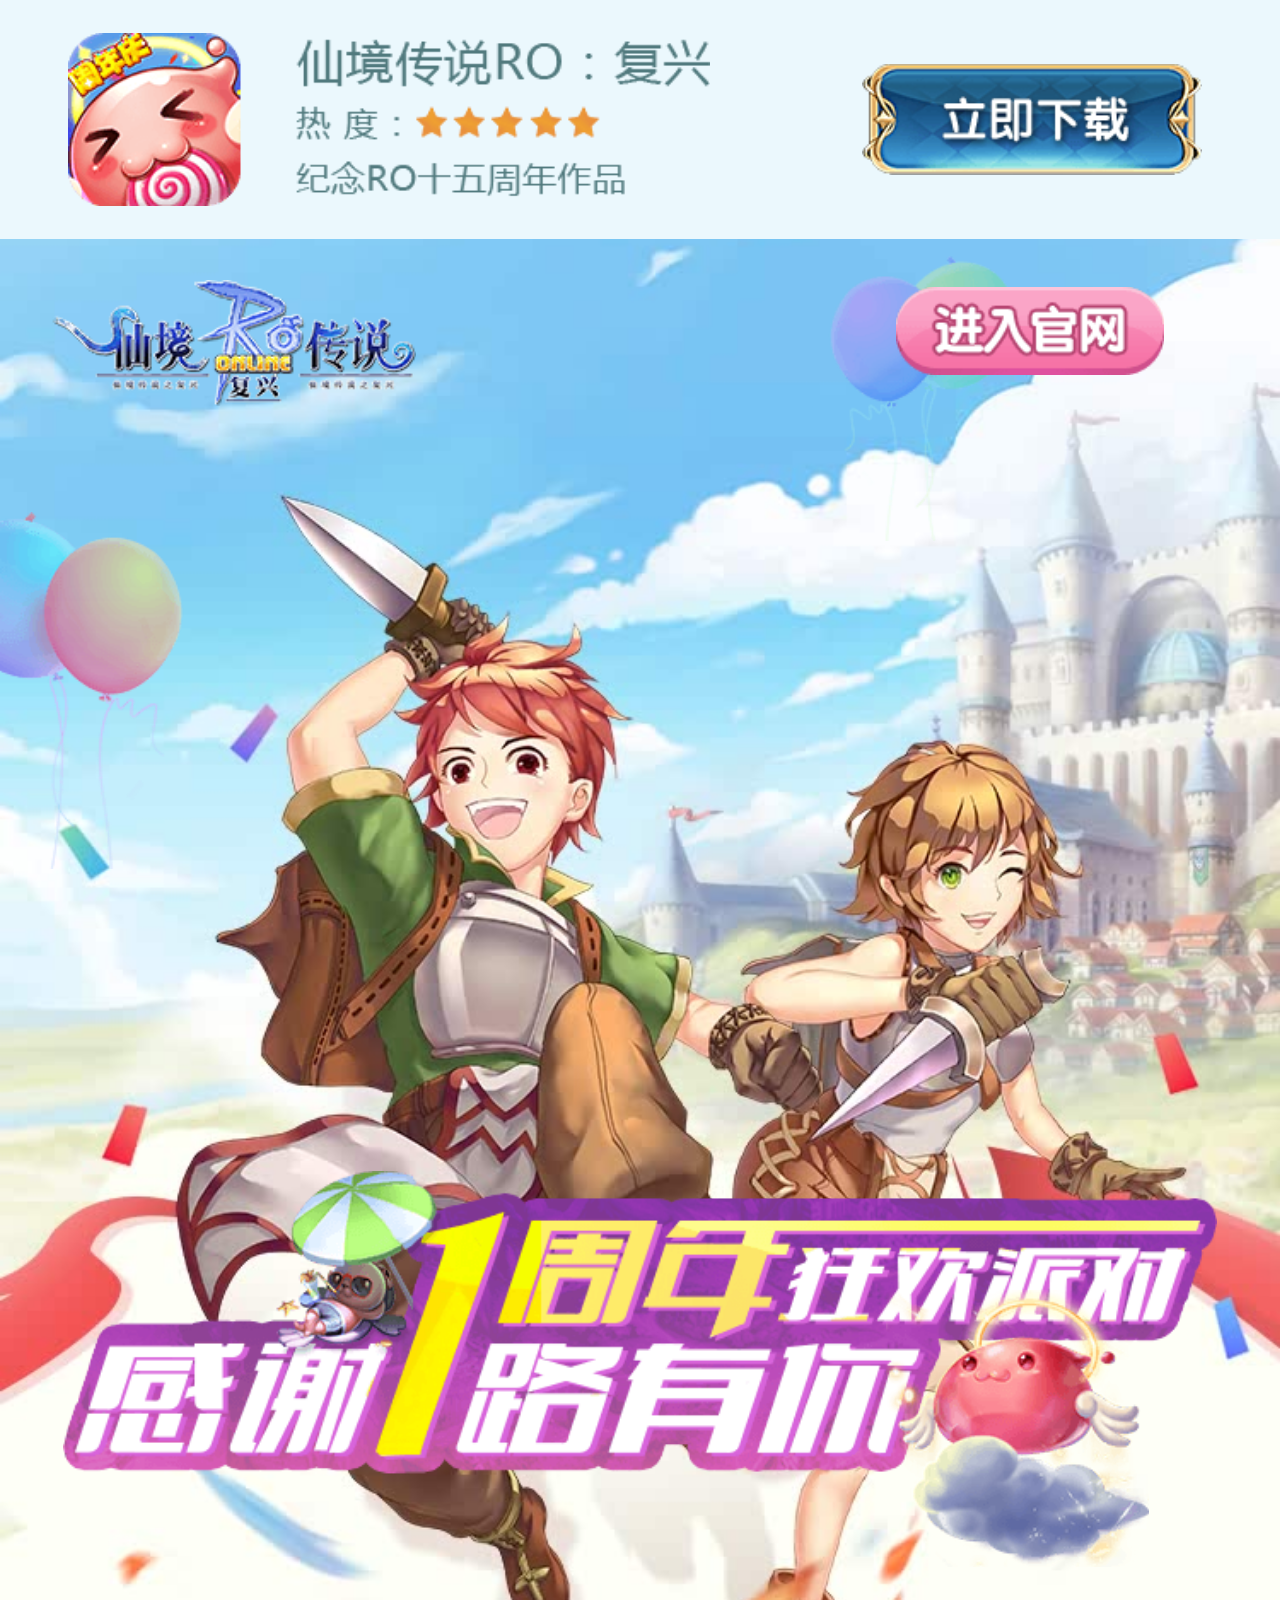
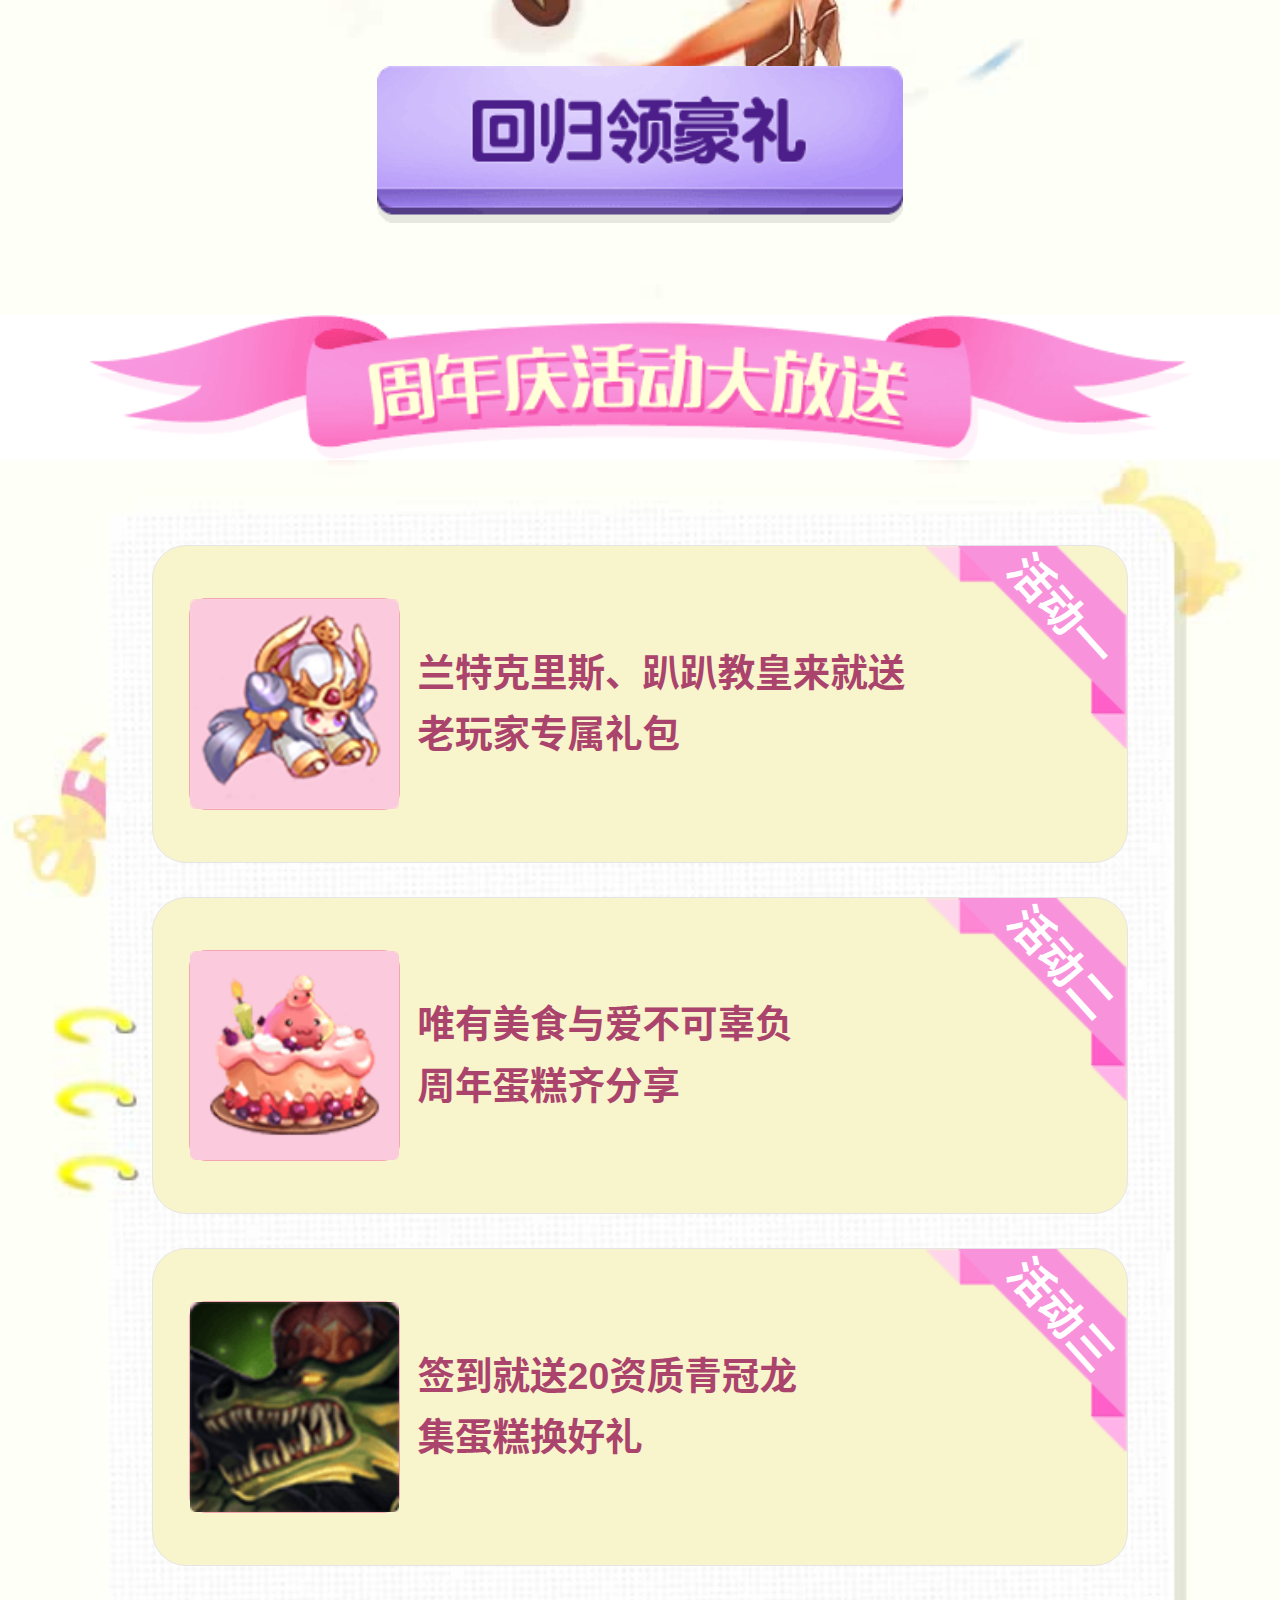
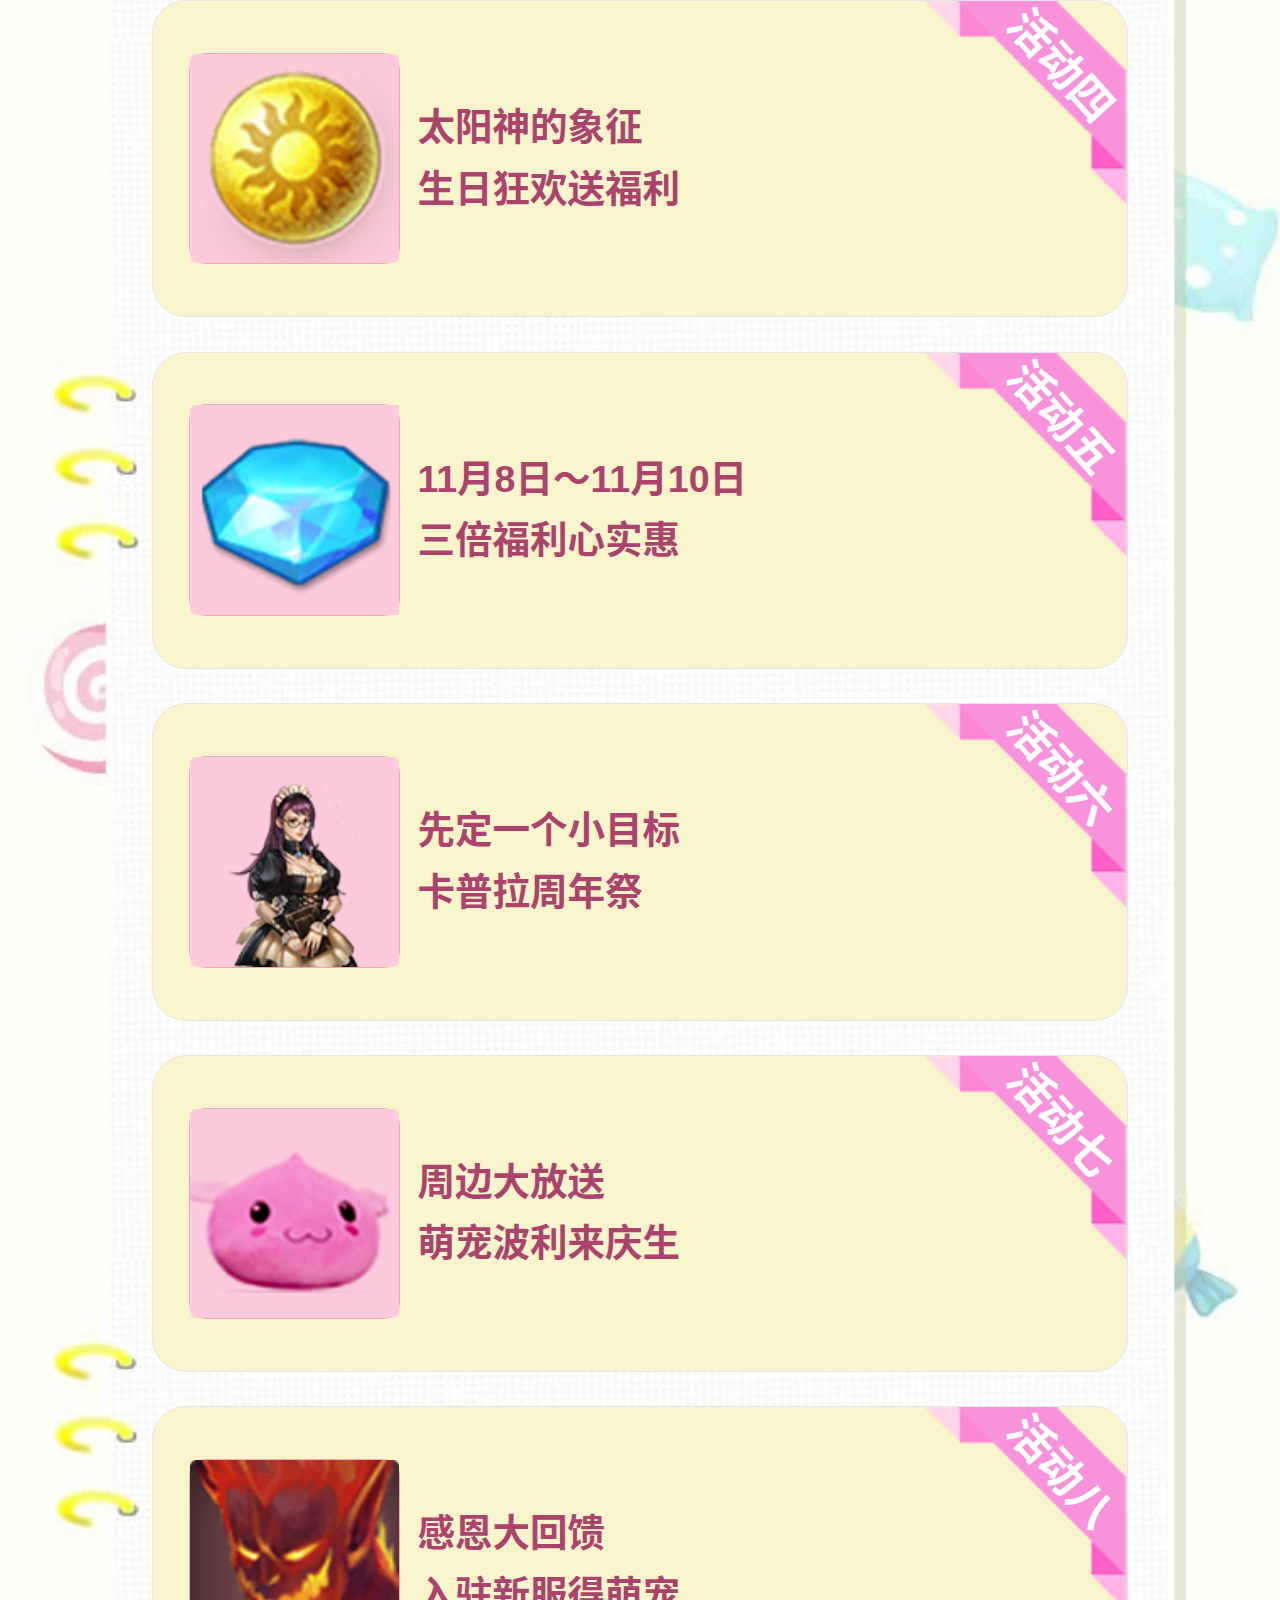
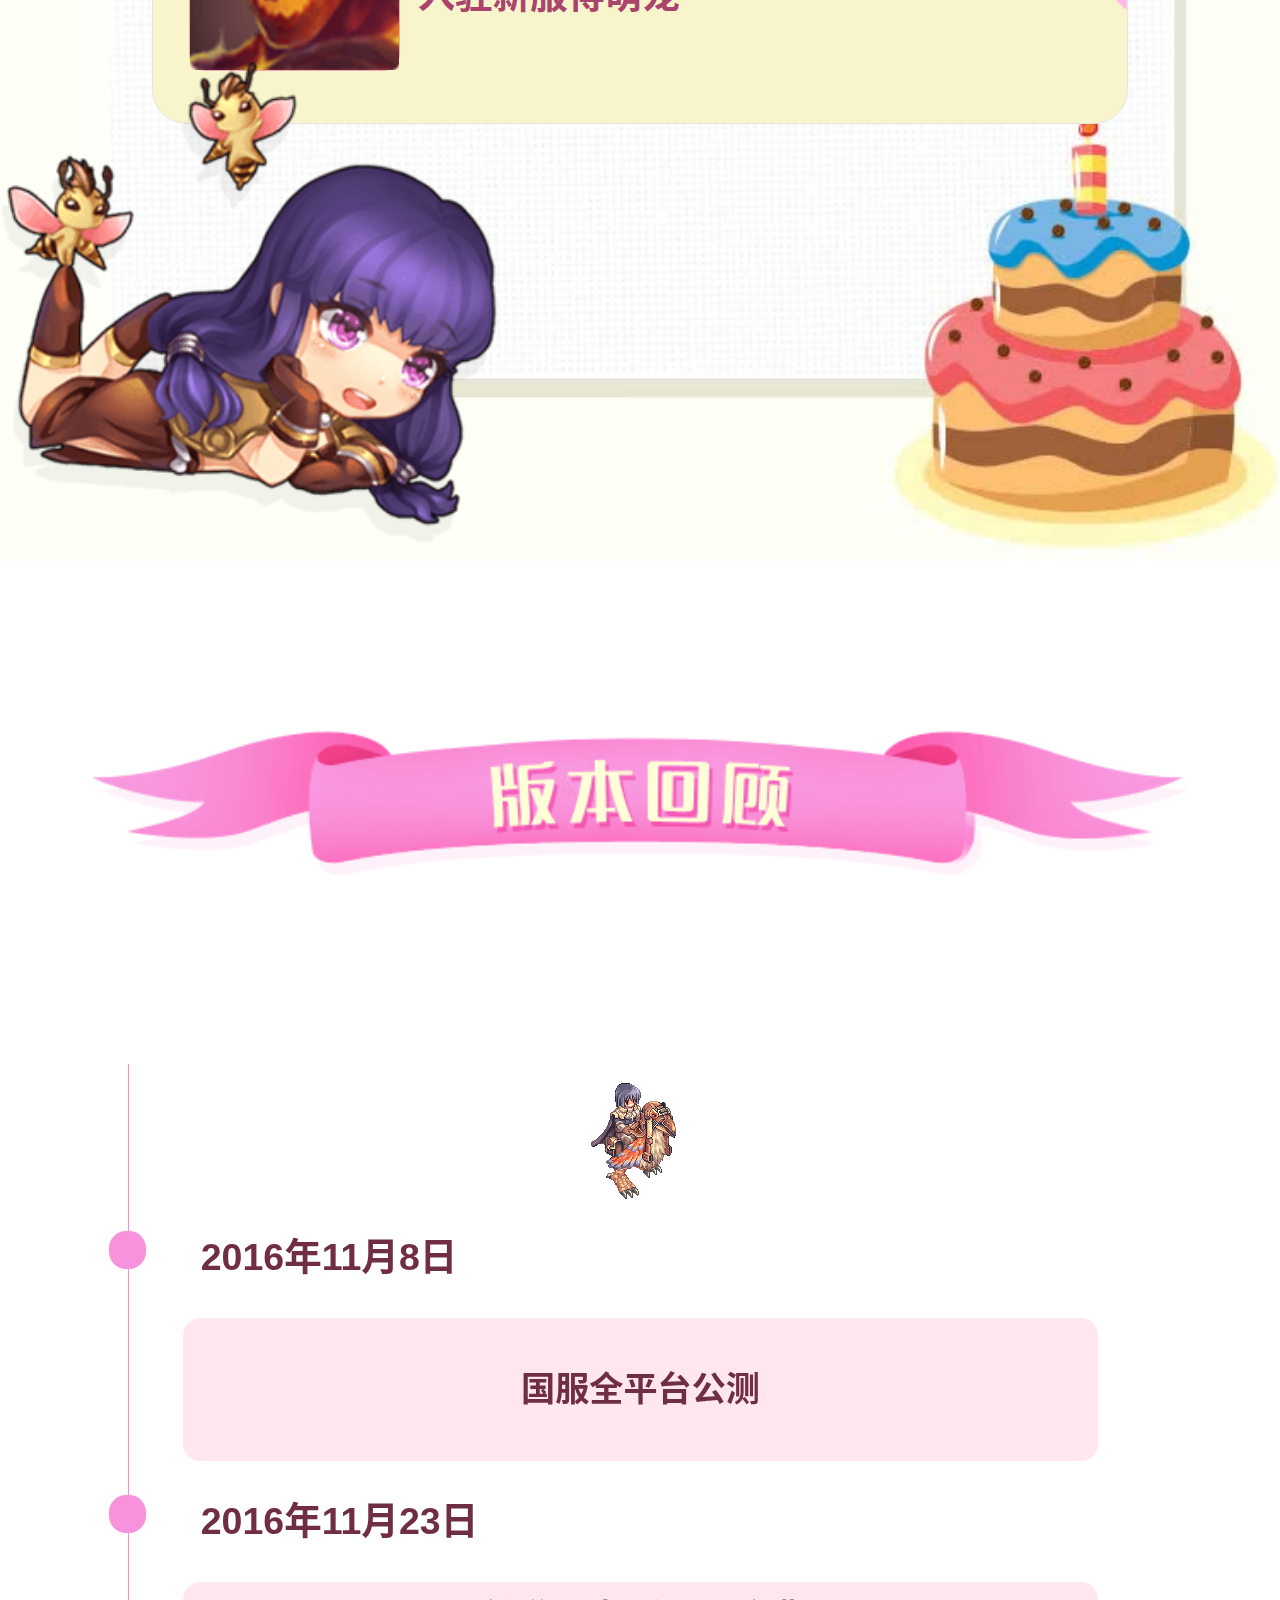
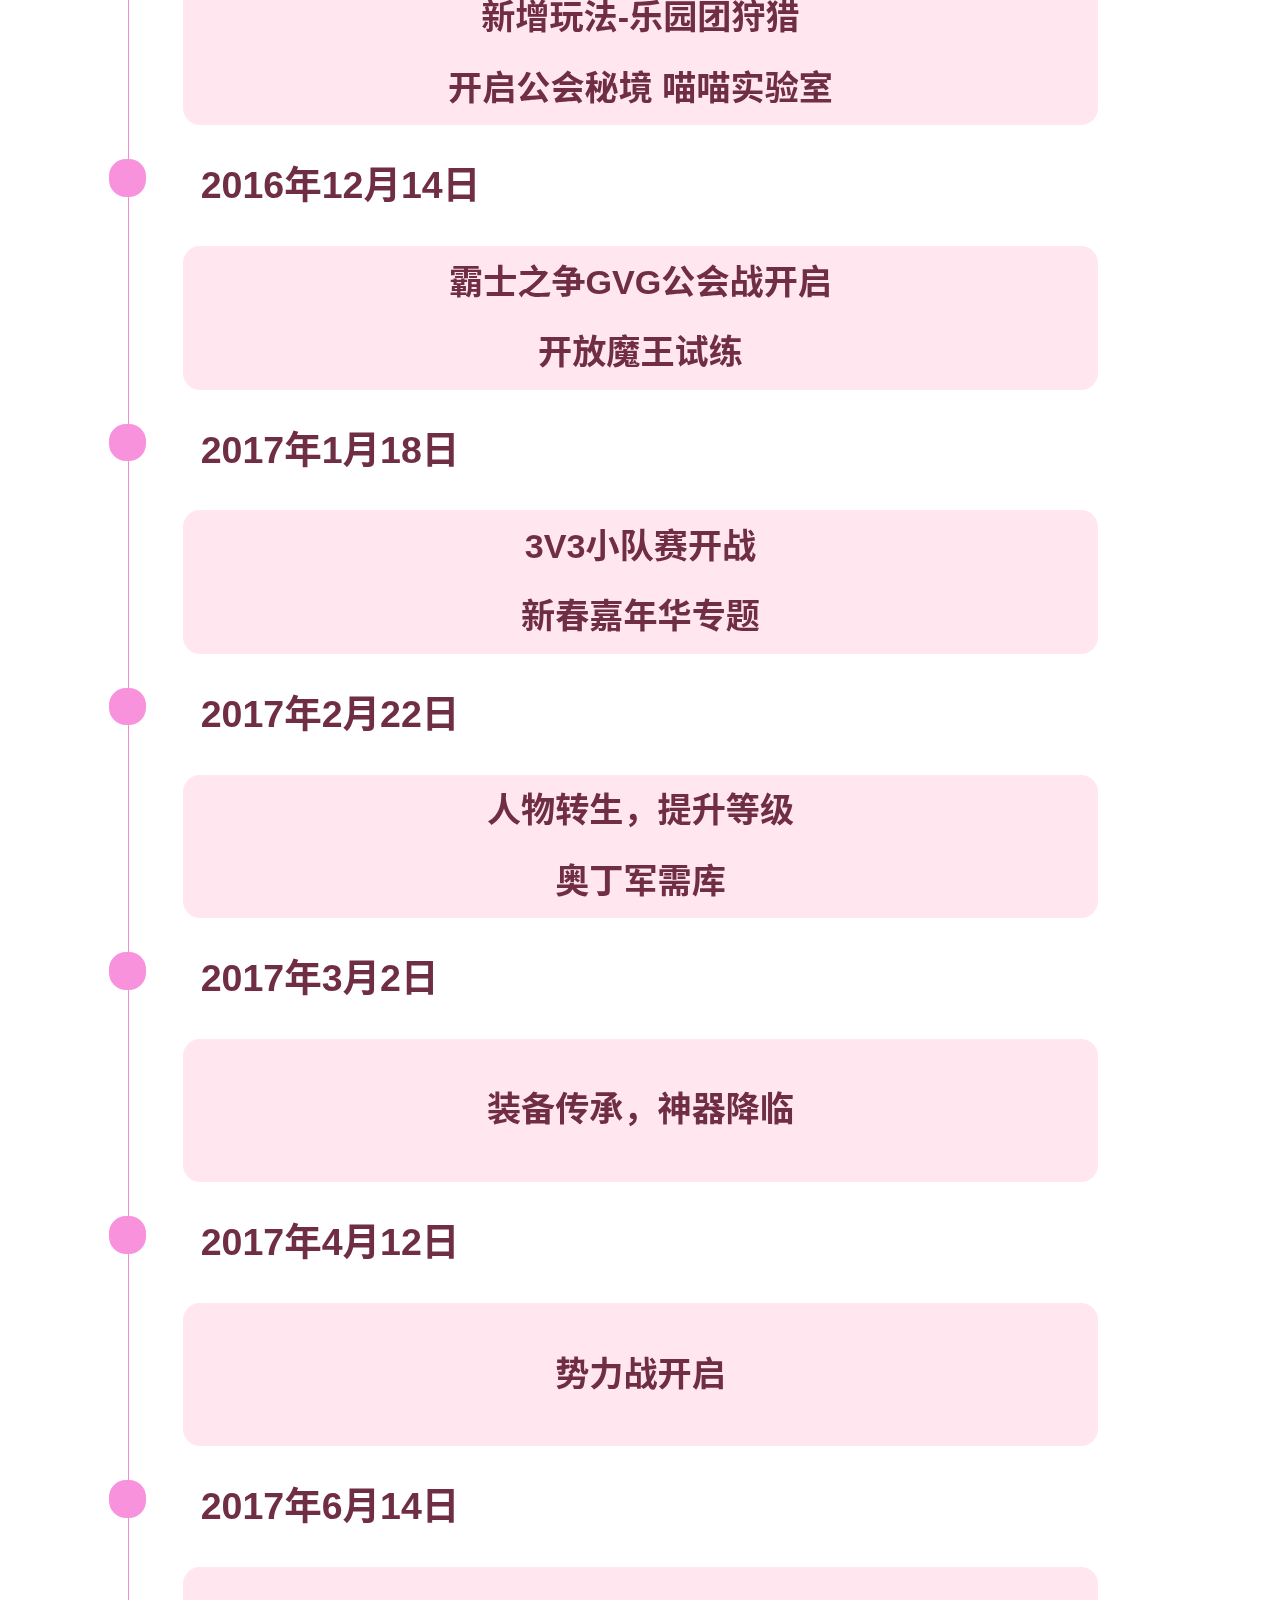
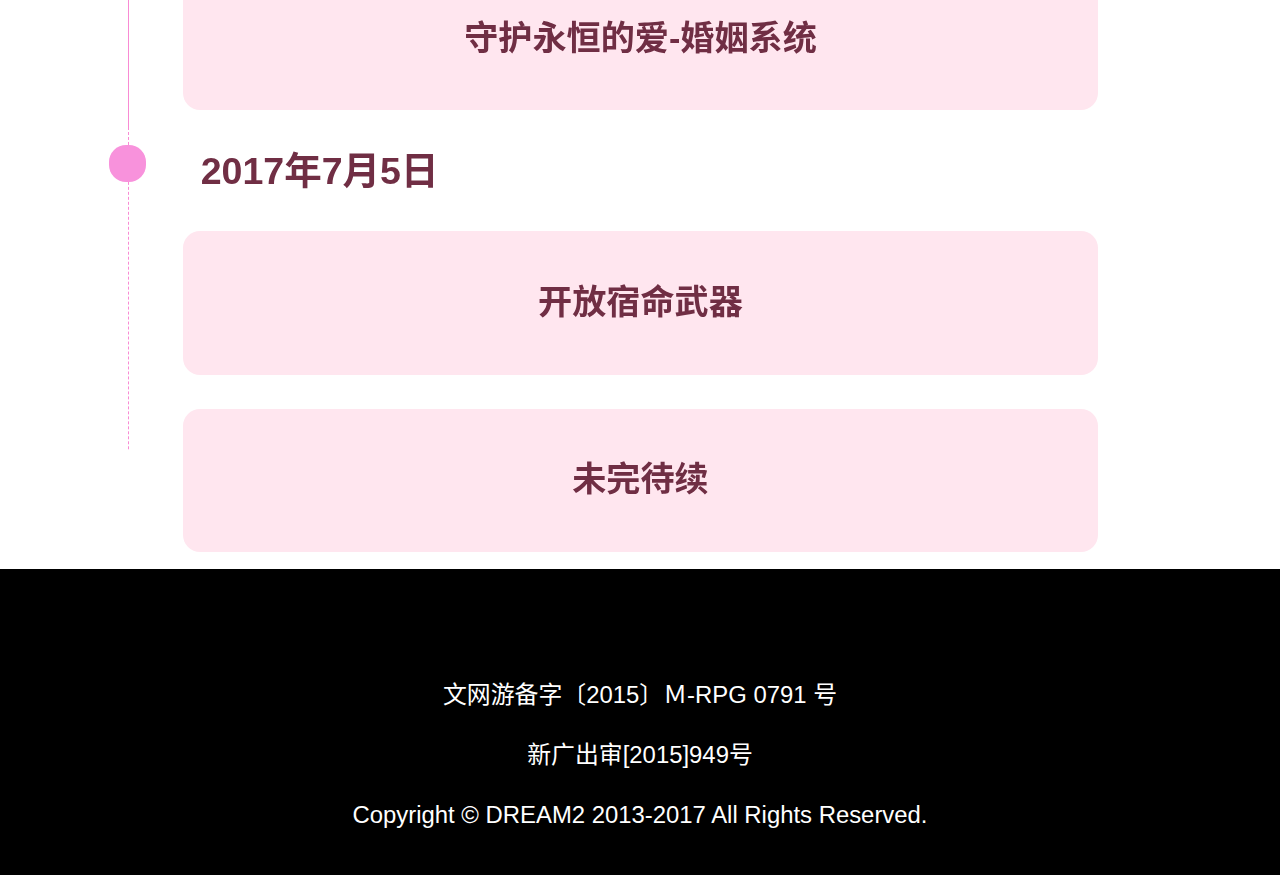
<file: index.html>
<!DOCTYPE html><html class="no-js" lang="zh"><head><meta charset="utf-8"><meta http-equiv="x-ua-compatible" content="ie=edge,chrome=1"><meta name="viewport" content="width=device-width,initial-scale=1,maximum-scale=1,user-scalable=no,shrink-to-fit=no"><title>《仙境传说：复兴》手游官网 - 周年庆开启</title><script>var browser = {
    versions: function () {
        var u = navigator.userAgent, app = navigator.appVersion;
        return {//移动终端浏览器版本信息
            trident: u.indexOf('Trident') > -1, //IE内核
            presto: u.indexOf('Presto') > -1, //opera内核
            webKit: u.indexOf('AppleWebKit') > -1, //苹果、谷歌内核
            gecko: u.indexOf('Gecko') > -1 && u.indexOf('KHTML') == -1, //火狐内核
            mobile: !!u.match(/AppleWebKit.*Mobile.*/), //是否为移动终端
            ios: !!u.match(/\(i[^;]+;( U;)? CPU.+Mac OS X/), //ios终端
            android: u.indexOf('Android') > -1 || u.indexOf('Linux') > -1, //android终端或者uc浏览器
            iPhone: u.indexOf('iPhone') > -1, //是否为iPhone或者QQHD浏览器
            iPad: u.indexOf('iPad') > -1, //是否iPad
            webApp: u.indexOf('Safari') == -1 //是否web应该程序，没有头部与底部
        };
    }(),
    language: (navigator.browserLanguage || navigator.language).toLowerCase()
}

// 判断是否是移动端
isMobile = (browser.versions.mobile || browser.versions.ios || browser.versions.android ||
browser.versions.iPhone || browser.versions.iPad)    

if (isMobile) {
    var docEl = document.documentElement
    var deviceWidth = docEl.clientWidth;
    var dpr = window.devicePixelRatio;
    var scale = 1; // 如果我们做到 dip 和物理像素 1:1
    var metaEl = document.createElement('meta');
    metaEl.setAttribute('name', 'viewport');
    metaEl.setAttribute('content', 'width=device-width, initial-scale=' + scale + ',maximum-scale=1,user-scalable=no');
    docEl.firstElementChild.appendChild(metaEl);

    var resize = function() {
        docEl.style.fontSize = (document.documentElement.clientWidth / 750) * 40 + 'px';
        docEl.setAttribute('data-dpr', dpr);
    };
    window.addEventListener('resize', resize);
    resize();
}</script><script>if (isMobile) {
    location.href = "mobile.html"
}
</script><meta name="keywords" content="仙境传说，仙境传说手游，仙境传说手游下载，仙境传说手游礼包，仙境传说手游iOS，仙境传说手游苹果，仙境传说手游安卓，仙境传说：复兴，仙境传说：复兴下载，仙境传说：复兴iOS，仙境传说：复兴苹果，仙境传说：复兴安卓，仙境传说：复兴礼包，仙境传说:复兴，仙境传说复兴，RO，RO手游，RO复兴，RO手游下载，RO手游礼包，RO手游iOS，RO手游苹果，RO手游安卓，仙境传说：复兴周年庆，仙境传说复兴周年庆，仙境传说：复兴1周年，仙境传说复兴1周年，仙境传说：复兴一周年，仙境传说复兴一周年"><meta name="description" content="《仙境传说：复兴》是骏梦游戏联手韩国Gravity出品正统RO手游，继承端游纯正血统，完美重塑梦幻萌系RO世界，波利、小恶魔等萌宠伴你共赴冒险之旅。迎接初心者再次上路，重温曾经最美好的游戏时光！"><meta name="format-detection" content="telephone=no,address=no,email=no"><meta name="apple-mobile-web-app-capable" content="yes"><meta name="renderer" content="webkit"><!-- uc强制竖屏 --><meta name="screen-orientation" content="portrait"><!-- QQ强制竖屏 --><meta name="x5-orientation" content="portrait"><!-- UC强制全屏 --><meta name="full-screen" content="yes"><!-- QQ强制全屏 --><meta name="x5-fullscreen" content="true"><!-- UC应用模式 --><meta name="browsermode" content="application"><!-- QQ应用模式 --><meta name="x5-page-mode" content="app"><!-- rev-hash -->
<!-- end --><link rel="stylesheet" href="lib/swiper/swiper.min.css"><!-- rev-hash -->
<link rel="stylesheet" href="css/index.css?v=636bc42dab0f406ddd05b1bd16e8970b">
<!-- end --></head><body class="loading" ontouchstart=""><!--[if lt IE 9]><p class="browserupgrade">抱歉，本网站需要 IE9+ 或现代浏览器。请升级或使用其他浏览器。国产浏览器请使用极速模式，不要使用兼容模式。</p><![endif]--><div class="toast-container"></div><div class="container"><div class="header"><div class="top_bar ">
    <div class="top_bar_con ">
        <a class="top_logo " href="http://game.thedream.cc/ " target="_blank "><img class="pt " src="http://game.thedream.cc/resource/top_logo.jpg " alt="骏梦网络 "></a>

        <ul class="top_menu clearfix ">

            <li class="forum ">
                <a target="_blank " href="http://bbs.thedream.cc ">论坛</a>
            </li>
            <li class="pay ">
                <a target="_blank " href="http://billing.thedream.cc ">充值</a>
            </li>
            <li class="regis ">
                <a target="_blank " href="http://member.thedream.cc/reg_account.html ">注册</a>
            </li>
            <li class="regis "><a target="_blank " style="background:none " href="http://game.thedream.cc ">骏梦平台</a></li>
        </ul>
    </div>
</div></div><div class="view-index"><div class="section1"><a class="icon-logo" href="index.html"></a><a class="icon-go-home" href="http://ro.thedream.cc/index.html" target="_blank"></a><div class="icon-balloon1"></div><div class="icon-balloon2"></div><div class="icon-slogan"><div class="icon-angel"></div></div><a class="icon-return" href="userback.html" target="_blank"></a></div><div class="section2"><div class="icon-title"></div><div class="main"><div><a class="icon-hdbg1" href="javascript:"><h3>活动一</h3><div class="font-img"><div class="font"><p><span>兰特克里斯、趴趴教皇</span></p><p>老玩家专属礼包</p></div><div class="icon-icon1"></div></div></a><a class="icon-hdbg2" href="javascript:"><h3>活动五</h3><div class="font-img"><div class="icon-icon5"></div><div class="font"><p>11月8日~11月10日</p><p><span>三倍福利</span><span>心实惠</span></p></div></div></a></div><div><a class="icon-hdbg1" href="javascript:"><h3>活动二</h3><div class="font-img"><div class="font"><p>唯有<span>美食与爱</span><span>不可辜负</span></p><p>周年蛋糕齐分享</p></div><div class="icon-icon2"></div></div></a><a class="icon-hdbg2" href="javascript:"><h3>活动六</h3><div class="font-img"><div class="icon-icon6"></div><div class="font"><p>先定一个小目标</p><p>卡普拉<span>周年祭</span></p></div></div></a></div><div><a class="icon-hdbg3" href="javascript:"><h3>活动三</h3><div class="font-img"><div class="font"><p>签到就送<span>20资质青冠龙</span></p><p>集蛋糕换好礼</p></div><div class="icon-icon3"></div></div></a><a class="icon-hdbg4" href="javascript:"><h3>活动七</h3><div class="font-img"><div class="icon-icon7"></div><div class="font"><p><span>周边大放送</span></p><p>萌宠波利来庆生</p></div></div></a></div><div><a class="icon-hdbg3" href="javascript:"><h3>活动四</h3><div class="font-img"><div class="font"><p>生日狂欢送福利</p><p><span>太阳神的象征</span></p></div><div class="icon-icon4"></div></div></a><a class="icon-hdbg4" href="javascript:"><h3>活动八</h3><div class="font-img"><div class="icon-icon8"></div><div class="font"><p>感恩大回馈</p><p><span>入驻新服</span><span>得萌宠</span></p></div></div></a></div></div></div><div class="section3"><div class="icon-title2"></div><div class="main"><div class="move"><img src="image/history.gif" alt="move-img"></div><div class="swiper-container m-history"><div class="swiper-wrapper"><div class="swiper-slide"><div class="icon-coordinate"></div><div class="s-font"><p>国服全平台公测</p><p>2016年11月8日</p></div></div><div class="swiper-slide"><div class="icon-coordinate"></div><div class="s-font"><p>新增玩法-乐园团狩猎</p><p>开启公会秘境</p><p>喵喵实验室</p><p>2016年11月23日</p></div></div><div class="swiper-slide"><div class="icon-coordinate"></div><div class="s-font"><p>霸土之争GVG公</p><p>会战开启</p><p>开放魔王试炼</p><p>2016年12月14日</p></div></div><div class="swiper-slide"><div class="icon-coordinate"></div><div class="s-font"><p>3V3小队赛开战</p><p>新春嘉年华专题</p><p>2017年1月18日</p><p></p></div></div><div class="swiper-slide"><div class="icon-coordinate"></div><div class="s-font"><p>人物转生，提升等级</p><p>奥丁军需库</p><p>2017年2月22日</p><p></p></div></div><div class="swiper-slide"><div class="icon-coordinate"></div><div class="s-font"><p>装备传承，神器降临</p><p>2017年3月2日</p></div></div><div class="swiper-slide"><div class="icon-coordinate"></div><div class="s-font"><p>势力战开启</p><p>2017年4月12日</p></div></div><div class="swiper-slide"><div class="icon-coordinate"></div><div class="s-font"><p>势力战开启</p><p>2017年4月12日</p></div></div><div class="swiper-slide"><div class="icon-coordinate"></div><div class="s-font"><p>守护永恒的爱-婚姻系统</p><p>2017年6月14日</p></div></div><div class="swiper-slide"><div class="icon-coordinate"></div><div class="s-font"><p>开放宿命武器</p><p>2017年7月5日</p></div></div></div></div></div></div><div class="code-download"><div class="code"><div class="icon-code"></div></div><a class="icon-ios" href="http://t.ilucky.com/ro_ios" target="_blank"></a><a class="icon-android" href="http://t.ilucky.com/ro_ios" target="_blank"></a></div><div class="footer">
    <div class="gg">
        <ul>
            <li>健康游戏公告：</li>
            <li>抵制不良游戏</li>
            <li>拒绝盗版游戏</li>
            <li>注意自我保护</li>
            <li>谨防受骗上当</li>
            <li>适度游戏益脑</li>
            <li>沉迷游戏伤身</li>
            <li>合理安排时间</li>
            <li>享受健康生活</li>
        </ul>
    </div>
    <div class="brand">
        <div class="logo">
            <a href="http://www.thedream.cc/" target="_blank">
                <img src="http://game.thedream.cc/resource/ro_footer_logo.png" alt="logo-img">
            </a>
        </div>
        <div class="wz">
            <p>上海骏梦网络科技有限公司</p>
            <p>增值电信业务经营许可证：沪 B2-20100048&nbsp;&nbsp;&nbsp;&nbsp;网络文化经营许可证： 沪网文（2016）0212-112号</p>
            <p>网络出版许可证编号：新出网证（沪）字043号&nbsp;&nbsp;&nbsp;&nbsp;&nbsp;&nbsp;&nbsp;&nbsp;网络游戏出版号 ISBN
                978-7-7979-1613-4</p>
            <p>网络游戏出版批文号：新广出审[2016]2526号&nbsp;&nbsp;&nbsp;&nbsp;文网备案：文网游备字〔2016〕Ｍ-RPG 7730 号</p>
            <p>公司地址：上海市万航渡路2453号周家桥创意园区B区2楼 电话：021-51555793</p>
            <p>Copyright @ DREAM 2013 ALL Rights Reserved.</p>
        </div>
        <div class="dz">
            <a href="http://sq.ccm.gov.cn:80/ccnt/sczr/service/business/emark/gameNetTag/4028c08b58675cb4015885dcb0b15de2  "
               target="_blank"></a>
        </div>
        <div class="wt">
            <a href="http://sq.ccm.gov.cn/ccnt/sczr/service/business/emark/toDetail/E48FF9B8A18B4379B046E9F06F3AC616"
               target="_blank"></a>
        </div>
        <div class="set">
            <a href="http://billing.thedream.cc/jzjh.html#" target="_blank"></a>
        </div>
    </div>
</div>
</div></div><script src="lib/jquery-1.12.4.min.js"></script><script src="js/common.js"></script><script src="lib/swiper/swiper.jquery.min.js"></script><!-- rev-hash -->
<script src="js/index.js?v=b7197791436febb95c48ffbcf7d7dd32"></script>
<!-- end --><script src="https://s19.cnzz.com/z_stat.php?id=1262226162&amp;web_id=1261946132" language="JavaScript"></script></body></html>
</file>
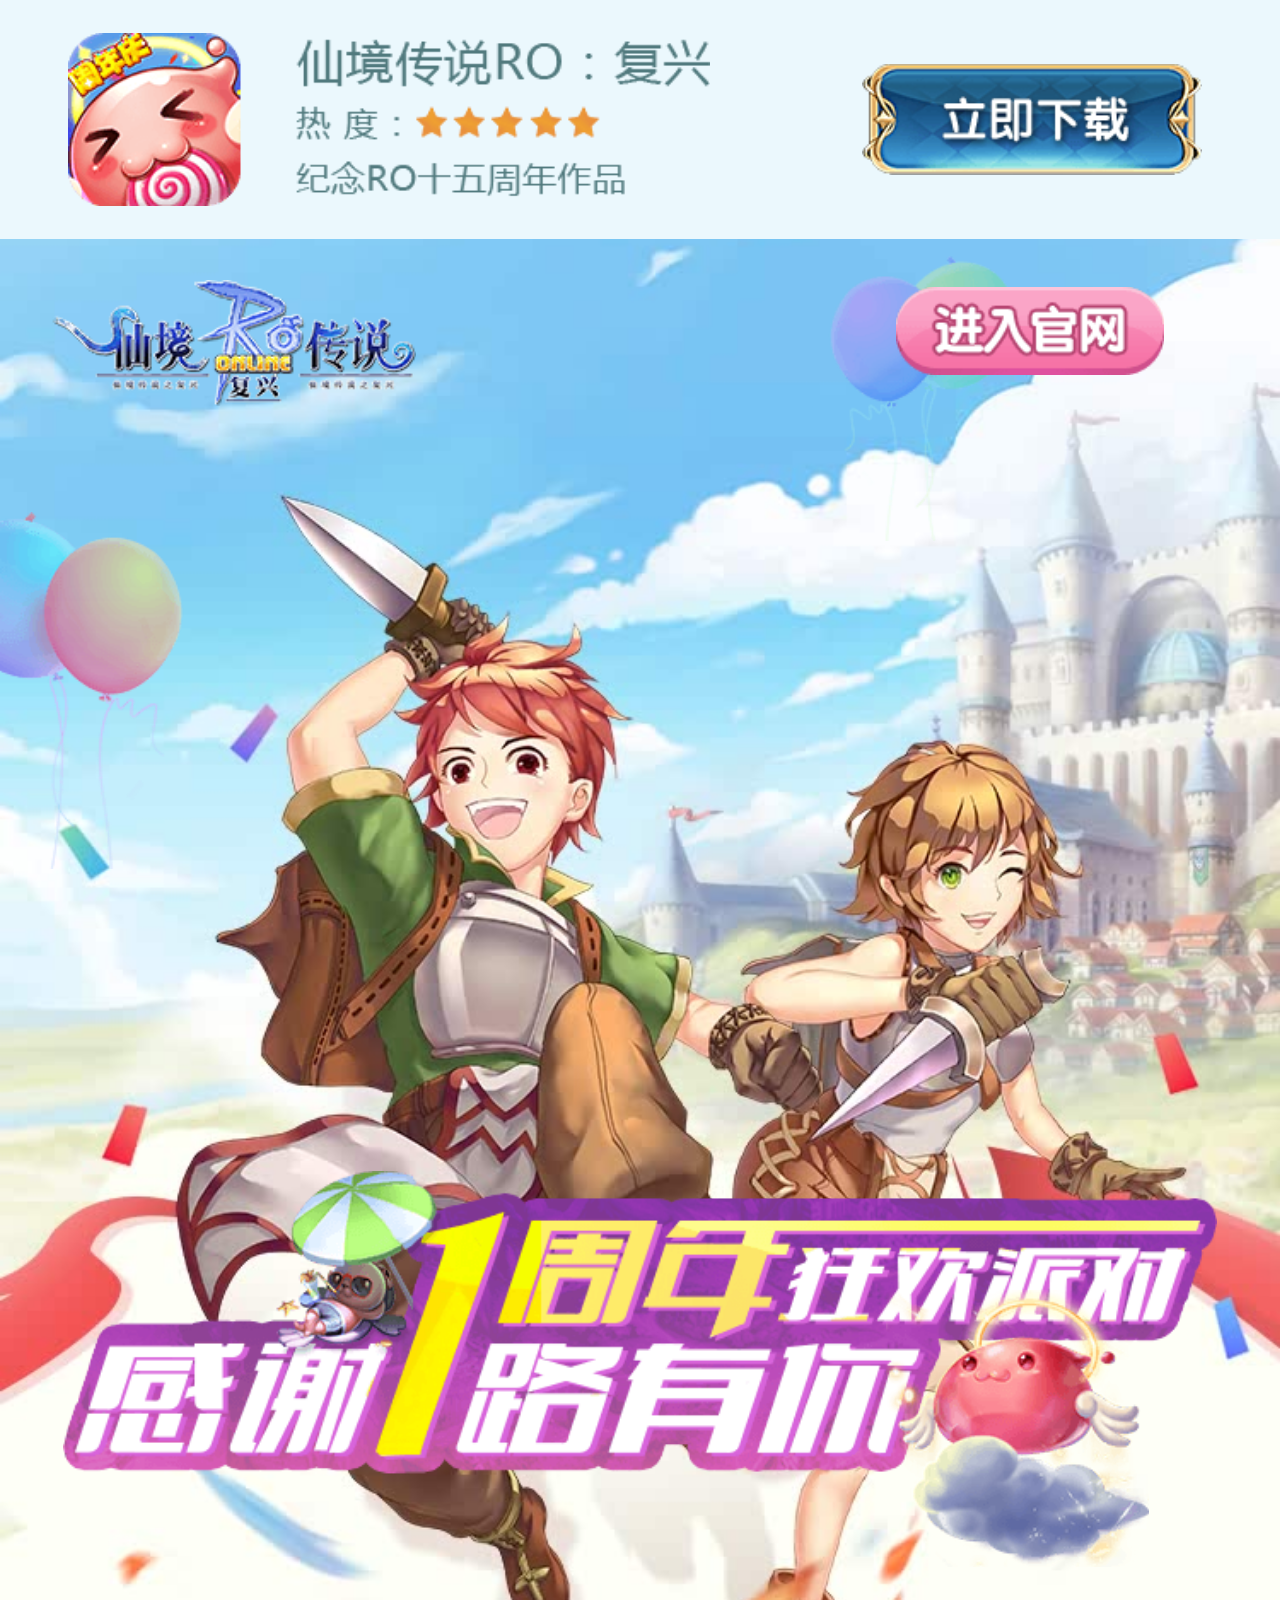
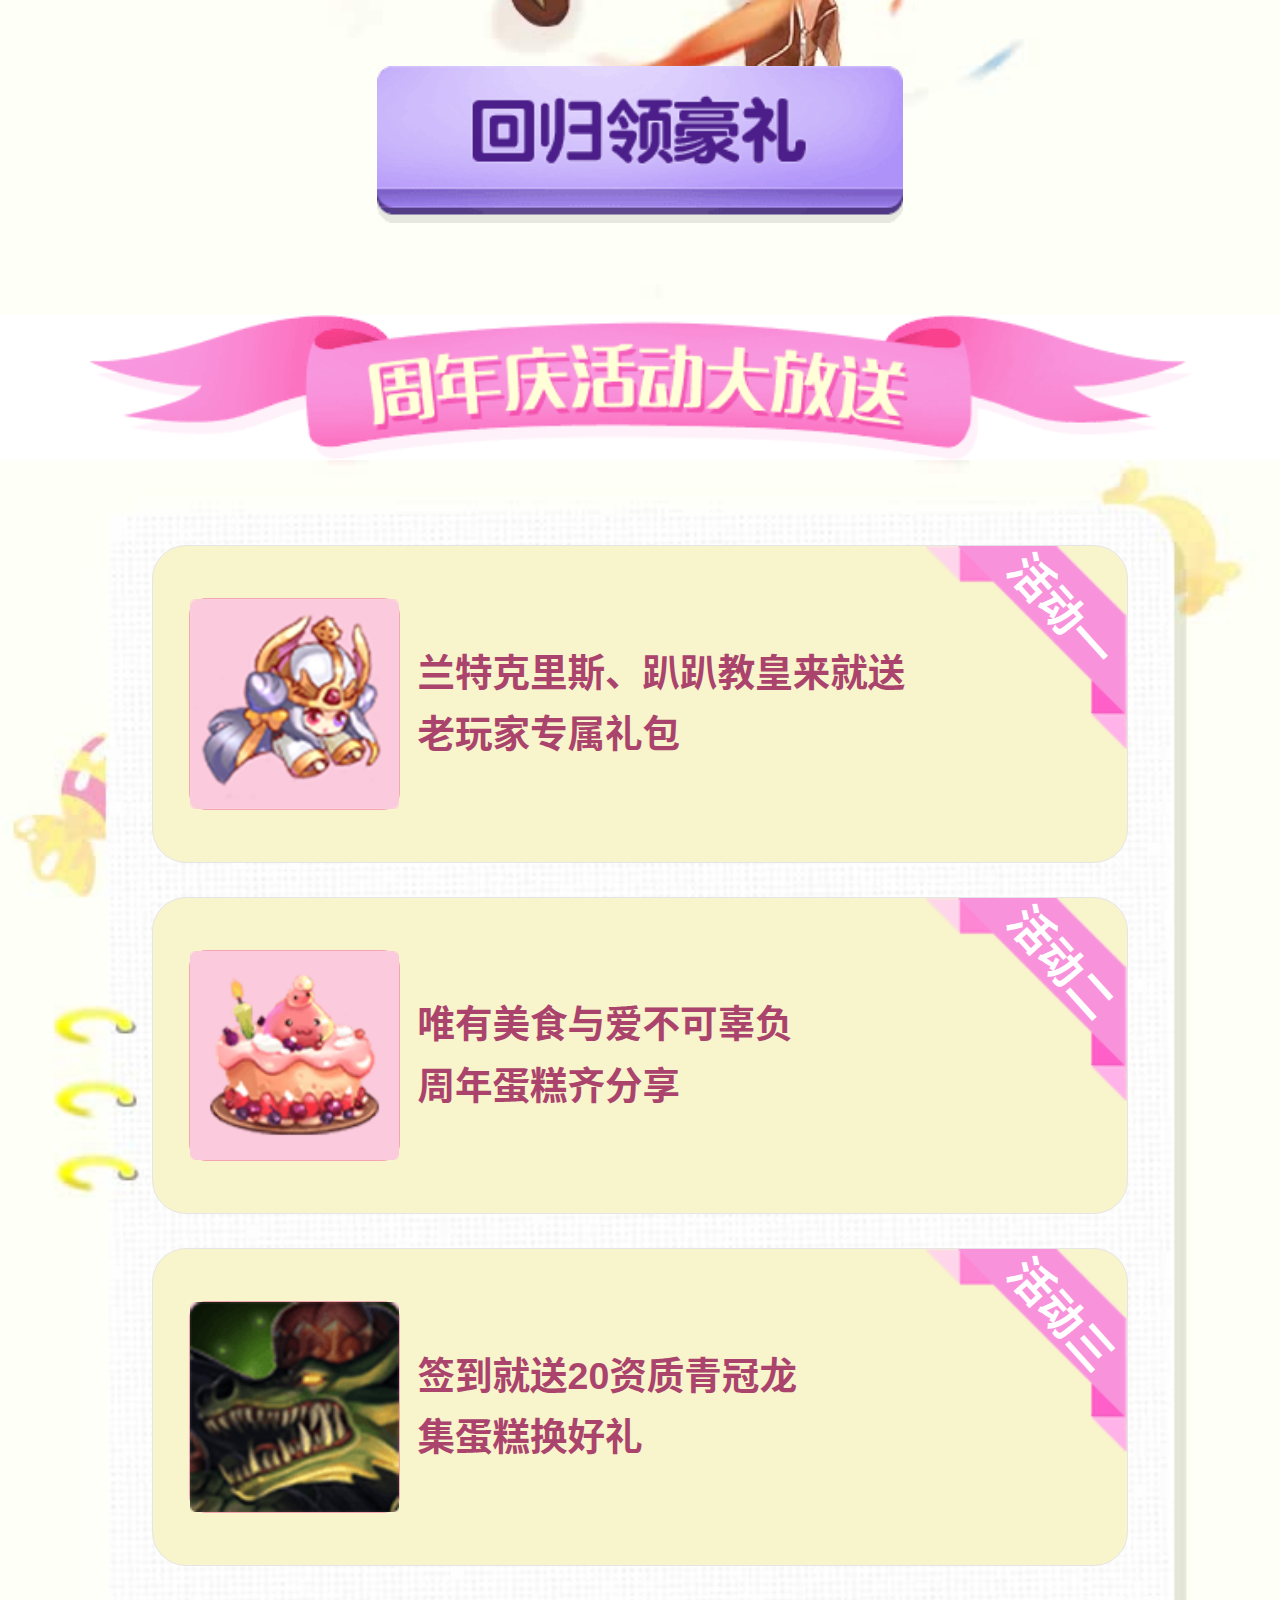
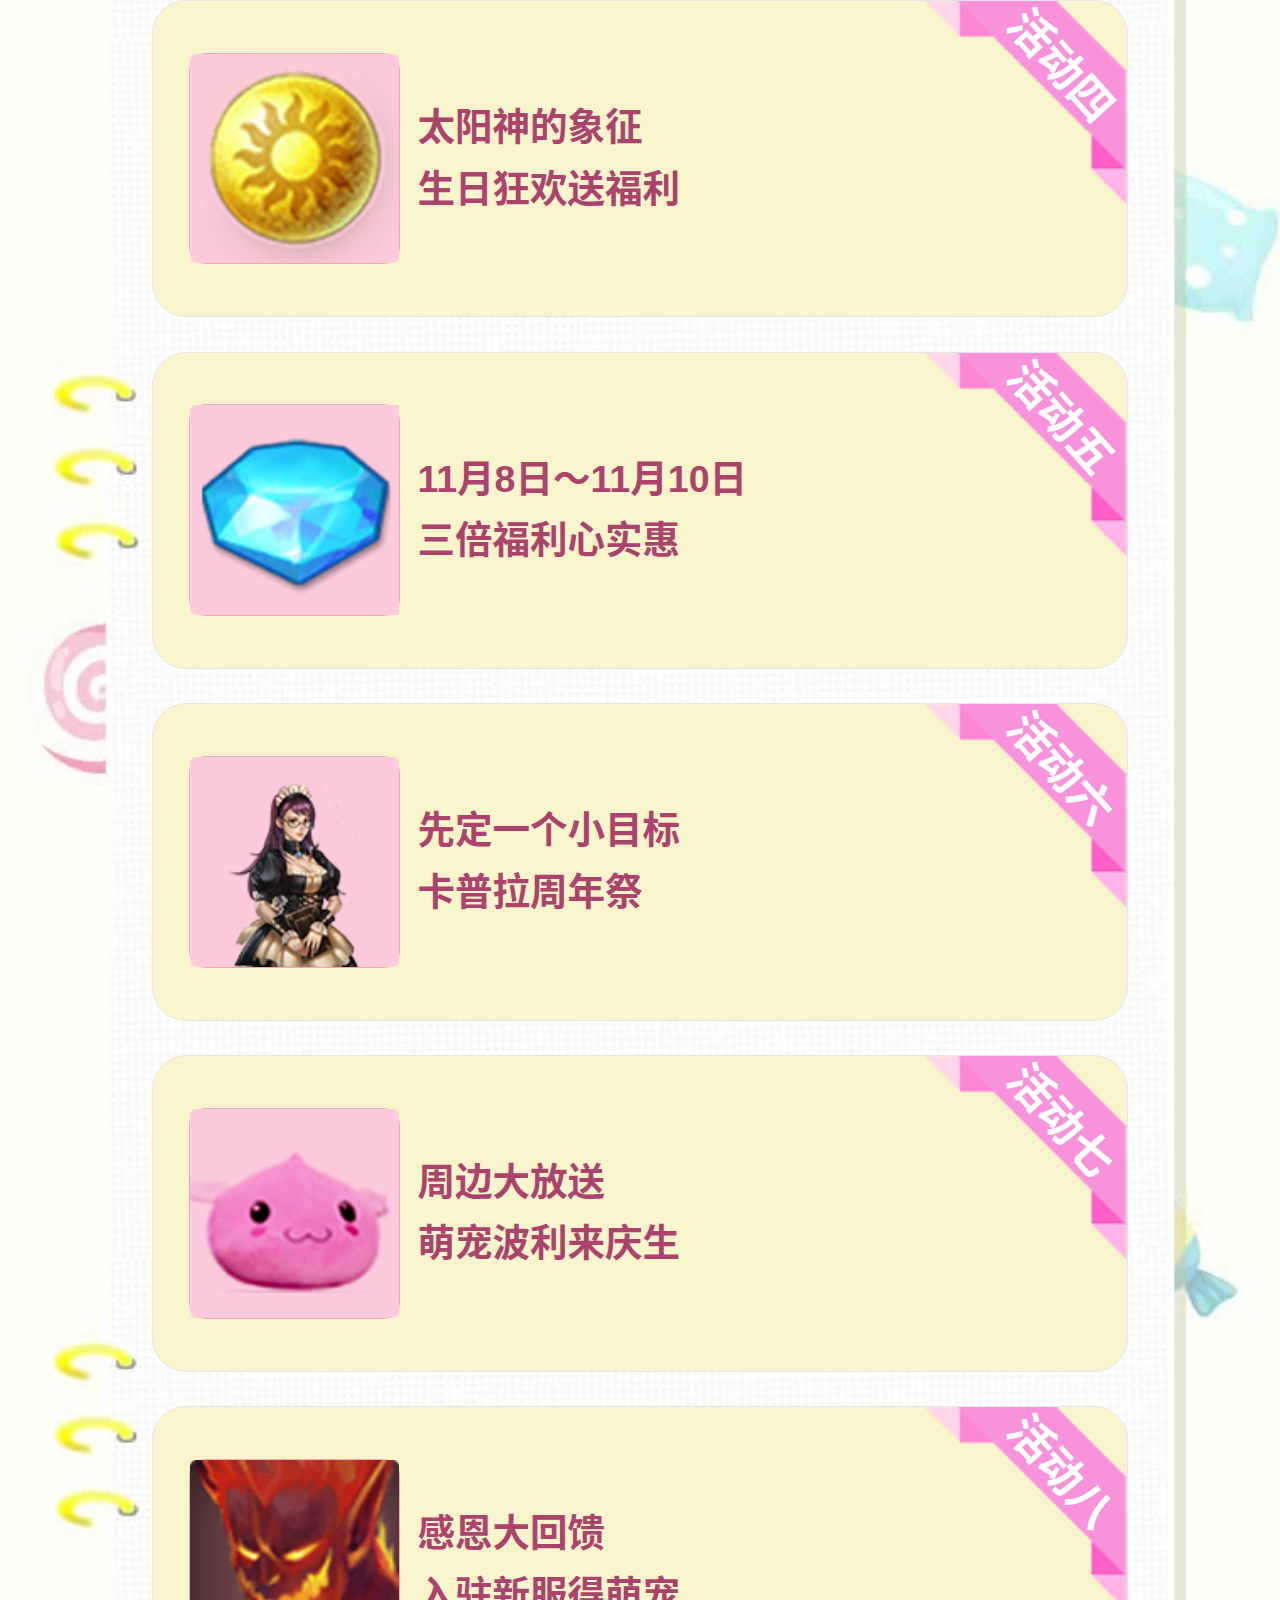
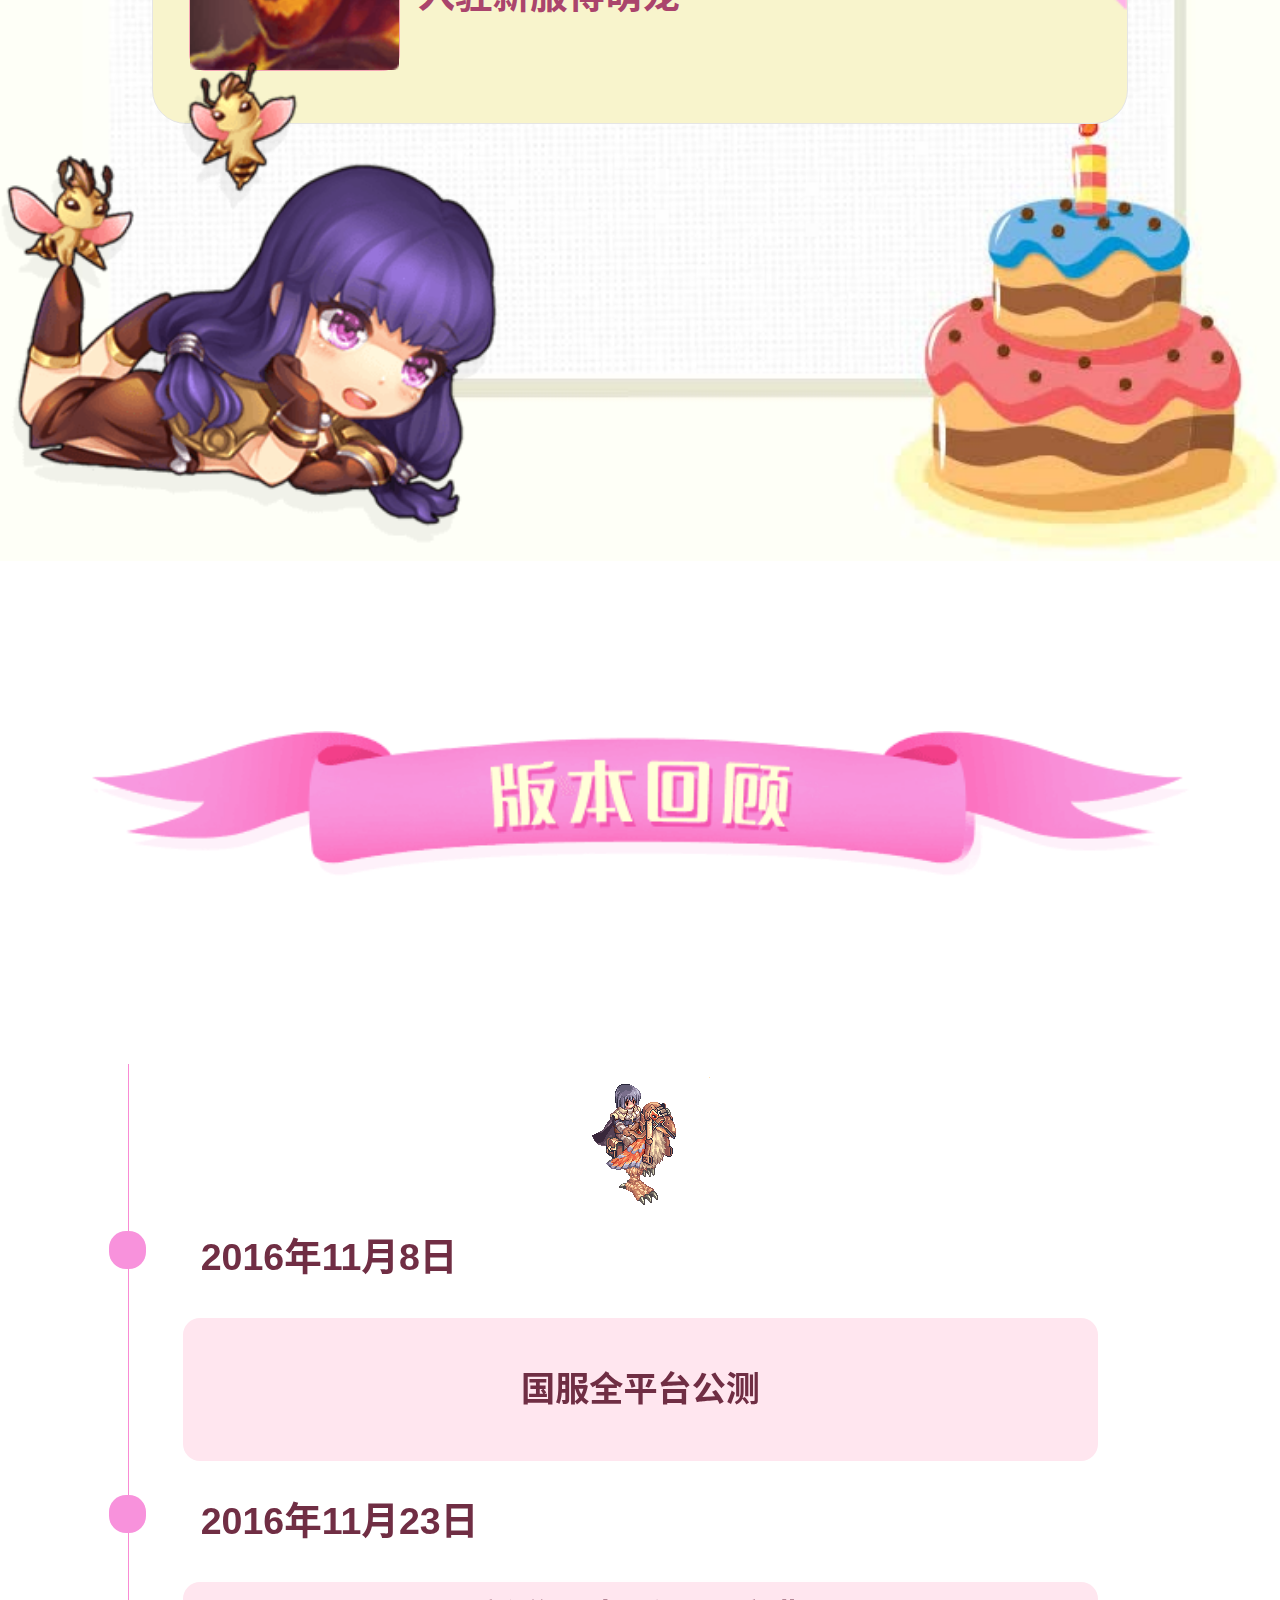
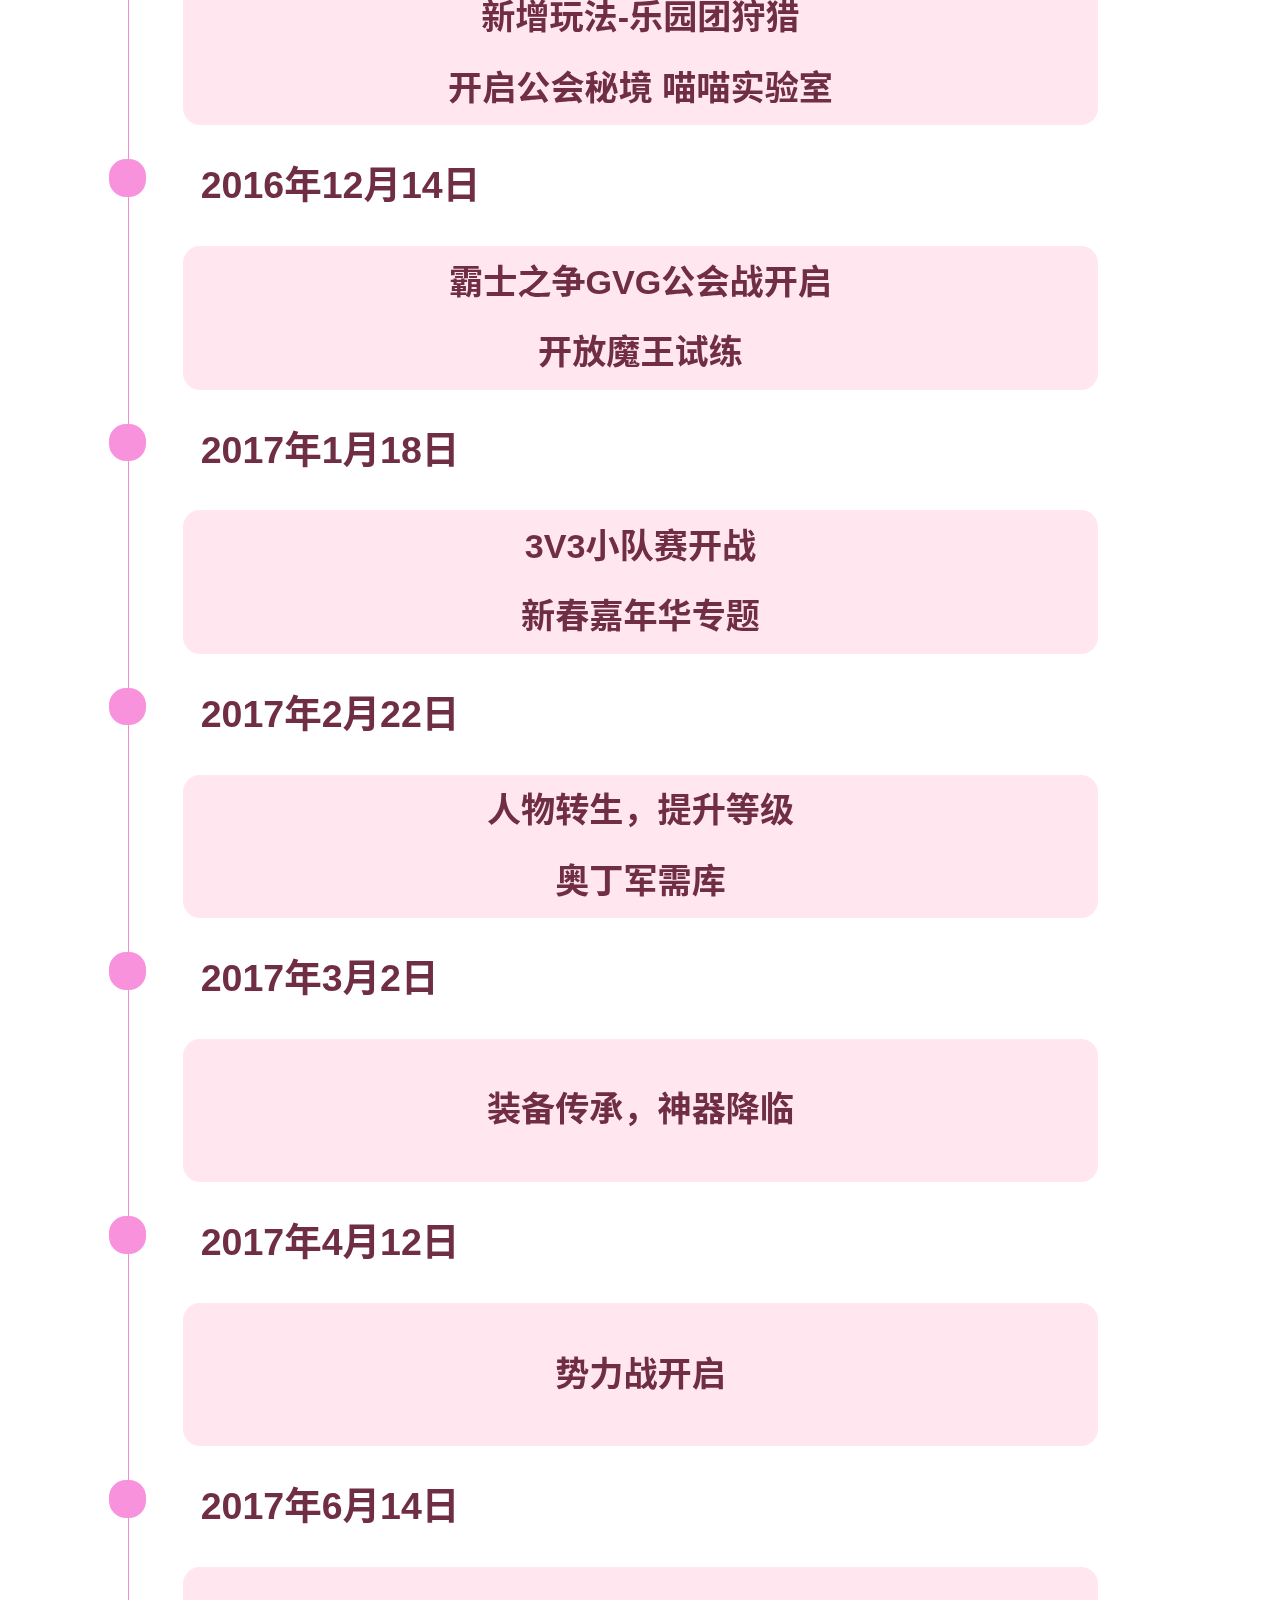
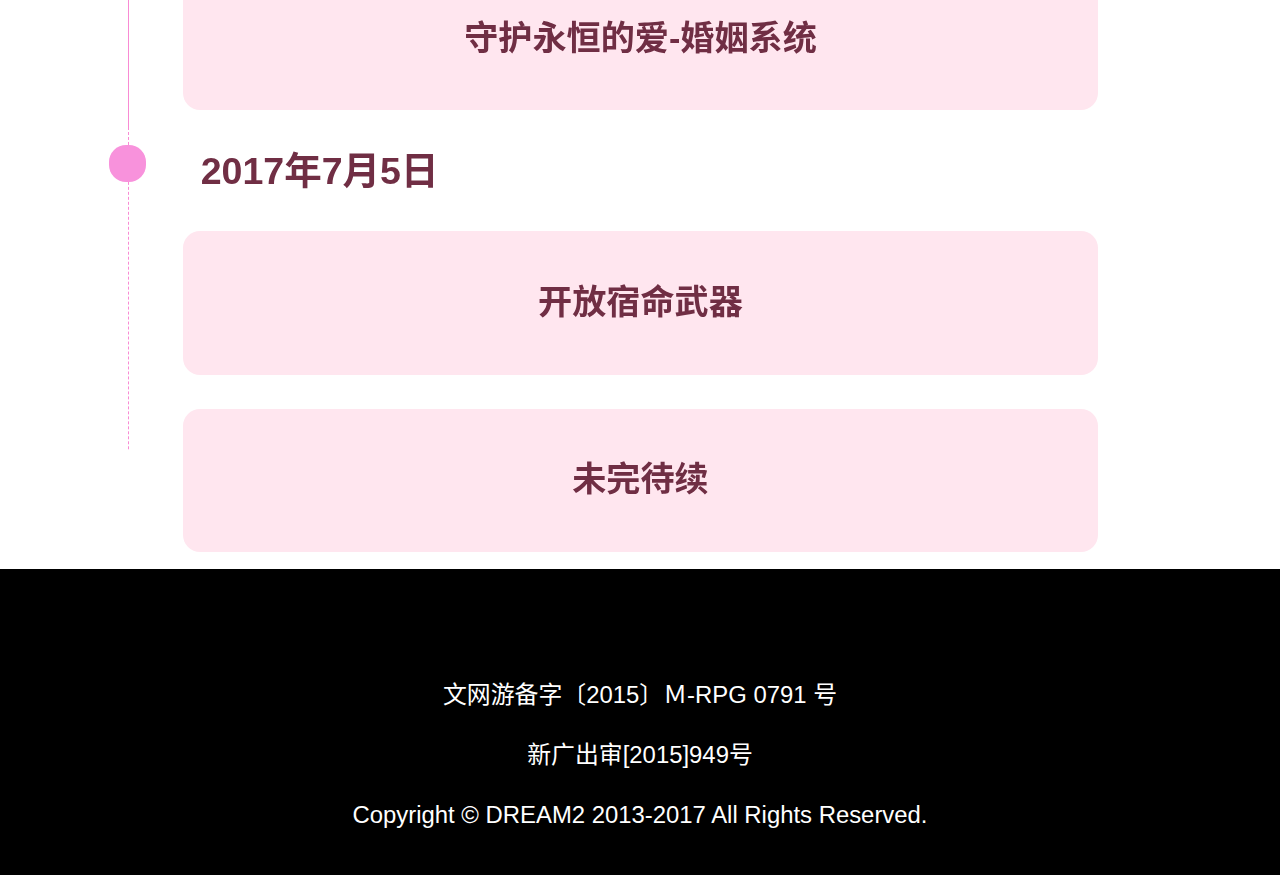
<file: mobile.html>
<!DOCTYPE html><html class="no-js" lang="zh"><head><meta charset="utf-8"><meta http-equiv="x-ua-compatible" content="ie=edge,chrome=1"><meta name="viewport" content="width=device-width,initial-scale=1,maximum-scale=1,user-scalable=no,shrink-to-fit=no"><title>《仙境传说：复兴》手游官网 - 周年庆开启</title><script>var browser = {
    versions: function () {
        var u = navigator.userAgent, app = navigator.appVersion;
        return {//移动终端浏览器版本信息
            trident: u.indexOf('Trident') > -1, //IE内核
            presto: u.indexOf('Presto') > -1, //opera内核
            webKit: u.indexOf('AppleWebKit') > -1, //苹果、谷歌内核
            gecko: u.indexOf('Gecko') > -1 && u.indexOf('KHTML') == -1, //火狐内核
            mobile: !!u.match(/AppleWebKit.*Mobile.*/), //是否为移动终端
            ios: !!u.match(/\(i[^;]+;( U;)? CPU.+Mac OS X/), //ios终端
            android: u.indexOf('Android') > -1 || u.indexOf('Linux') > -1, //android终端或者uc浏览器
            iPhone: u.indexOf('iPhone') > -1, //是否为iPhone或者QQHD浏览器
            iPad: u.indexOf('iPad') > -1, //是否iPad
            webApp: u.indexOf('Safari') == -1 //是否web应该程序，没有头部与底部
        };
    }(),
    language: (navigator.browserLanguage || navigator.language).toLowerCase()
}

// 判断是否是移动端
isMobile = (browser.versions.mobile || browser.versions.ios || browser.versions.android ||
browser.versions.iPhone || browser.versions.iPad)    

if (isMobile) {
    var docEl = document.documentElement
    var deviceWidth = docEl.clientWidth;
    var dpr = window.devicePixelRatio;
    var scale = 1; // 如果我们做到 dip 和物理像素 1:1
    var metaEl = document.createElement('meta');
    metaEl.setAttribute('name', 'viewport');
    metaEl.setAttribute('content', 'width=device-width, initial-scale=' + scale + ',maximum-scale=1,user-scalable=no');
    docEl.firstElementChild.appendChild(metaEl);

    var resize = function() {
        docEl.style.fontSize = (document.documentElement.clientWidth / 750) * 40 + 'px';
        docEl.setAttribute('data-dpr', dpr);
    };
    window.addEventListener('resize', resize);
    resize();
}</script><script>if (!isMobile) {
    location.href = "index.html"
}
</script><meta name="keywords" content="仙境传说，仙境传说手游，仙境传说手游下载，仙境传说手游礼包，仙境传说手游iOS，仙境传说手游苹果，仙境传说手游安卓，仙境传说：复兴，仙境传说：复兴下载，仙境传说：复兴iOS，仙境传说：复兴苹果，仙境传说：复兴安卓，仙境传说：复兴礼包，仙境传说:复兴，仙境传说复兴，RO，RO手游，RO复兴，RO手游下载，RO手游礼包，RO手游iOS，RO手游苹果，RO手游安卓，仙境传说：复兴周年庆，仙境传说复兴周年庆，仙境传说：复兴1周年，仙境传说复兴1周年，仙境传说：复兴一周年，仙境传说复兴一周年"><meta name="description" content="《仙境传说：复兴》是骏梦游戏联手韩国Gravity出品正统RO手游，继承端游纯正血统，完美重塑梦幻萌系RO世界，波利、小恶魔等萌宠伴你共赴冒险之旅。迎接初心者再次上路，重温曾经最美好的游戏时光！"><meta name="format-detection" content="telephone=no,address=no,email=no"><meta name="apple-mobile-web-app-capable" content="yes"><meta name="renderer" content="webkit"><!-- uc强制竖屏 --><meta name="screen-orientation" content="portrait"><!-- QQ强制竖屏 --><meta name="x5-orientation" content="portrait"><!-- UC强制全屏 --><meta name="full-screen" content="yes"><!-- QQ强制全屏 --><meta name="x5-fullscreen" content="true"><!-- UC应用模式 --><meta name="browsermode" content="application"><!-- QQ应用模式 --><meta name="x5-page-mode" content="app"><!-- rev-hash -->
<!-- end --><!-- rev-hash -->
<link rel="stylesheet" href="css/mobile.css?v=c1b1df703aa05cca409bcb6263425ea1">
<!-- end --></head><body class="loading" ontouchstart=""><!--[if lt IE 9]><p class="browserupgrade">抱歉，本网站需要 IE9+ 或现代浏览器。请升级或使用其他浏览器。国产浏览器请使用极速模式，不要使用兼容模式。</p><![endif]--><div class="toast-container"></div><div class="container"><div class="view-index"><div class="header"><a class="icon-icon" href="mobile.html"></a><a class="icon-download" href="http://t.ilucky.com/ro_ios"></a></div><div class="section1"><a class="icon-logo" href="javascript:"></a><a class="icon-go-home" href="http://ro.thedream.cc/index.html"></a><div class="icon-balloon1"></div><div class="icon-balloon2"></div><div class="icon-slogan"><a class="icon-angel" href="javascript:"></a></div><a class="icon-return" href="userback-mobile.html"></a></div><div class="icon-title"></div><div class="section2"><a class="hdbg" href="javascript:"><div class="icon-border"><img src="image/icon/icon1.png"></div><div class="hd-font"><p>兰特克里斯、趴趴教皇来就送</p><p>老玩家专属礼包</p></div><div class="icon-hdbg"><span>活动一</span></div></a><a class="hdbg" href="javascript:"><div class="icon-border"><img src="image/icon/icon2.png"></div><div class="hd-font"><p>唯有美食与爱不可辜负</p><p>周年蛋糕齐分享</p></div><div class="icon-hdbg"><span>活动二</span></div></a><a class="hdbg" href="javascript:"><div class="icon-border"><img src="image/icon/icon3.png"></div><div class="hd-font"><p>签到就送20资质青冠龙</p><p>集蛋糕换好礼</p></div><div class="icon-hdbg"><span>活动三</span></div></a><a class="hdbg" href="javascript:"><div class="icon-border"><img src="image/icon/icon4.png"></div><div class="hd-font"><p>太阳神的象征</p><p>生日狂欢送福利</p></div><div class="icon-hdbg"><span>活动四</span></div></a><a class="hdbg" href="javascript:"><div class="icon-border"><img src="image/icon/icon5.png"></div><div class="hd-font"><p>11月8日～11月10日</p><p>三倍福利心实惠</p></div><div class="icon-hdbg"><span>活动五</span></div></a><a class="hdbg" href="javascript:"><div class="icon-border"><img src="image/icon/icon6.png"></div><div class="hd-font"><p>先定一个小目标</p><p>卡普拉周年祭</p></div><div class="icon-hdbg"><span>活动六</span></div></a><a class="hdbg" href="javascript:"><div class="icon-border"><img src="image/icon/icon7.png"></div><div class="hd-font"><p>周边大放送</p><p>萌宠波利来庆生</p></div><div class="icon-hdbg"><span>活动七</span></div></a><a class="hdbg" href="javascript:"><div class="icon-border"><img src="image/icon/icon8.png"></div><div class="hd-font"><p>感恩大回馈</p><p>入驻新服得萌宠</p></div><div class="icon-hdbg"><span>活动八</span></div></a><div class="icon-girl"></div></div><div class="icon-title2"></div><div class="section3"><div class="move-img"><img src="image/history.gif" alt="history-move-img"></div><div class="history"><span>2016年11月8日</span><table><tr><td>国服全平台公测</td></tr></table></div><div class="history"><span>2016年11月23日</span><table><tr><td>新增玩法-乐园团狩猎</td></tr><tr><td>开启公会秘境 喵喵实验室</td></tr></table></div><div class="history"><span>2016年12月14日</span><table><tr><td>霸士之争GVG公会战开启</td></tr><tr><td>开放魔王试练</td></tr></table></div><div class="history"><span>2017年1月18日</span><table><tr><td>3V3小队赛开战</td></tr><tr><td>新春嘉年华专题</td></tr></table></div><div class="history"><span>2017年2月22日</span><table><tr><td>人物转生，提升等级</td></tr><tr><td>奥丁军需库</td></tr></table></div><div class="history"><span>2017年3月2日</span><table><tr><td>装备传承，神器降临</td></tr></table></div><div class="history"><span>2017年4月12日</span><table><tr><td>势力战开启</td></tr></table></div><div class="history"><span>2017年6月14日</span><table><tr><td>守护永恒的爱-婚姻系统</td></tr></table></div><div class="history"><span>2017年7月5日</span><table><tr><td>开放宿命武器</td></tr></table><table><tr><td>未完待续</td></tr></table></div></div><div class="footer"><div class="bottom"><div class="footer-logo"></div><p>文网游备字〔2015〕Ｍ-RPG 0791 号</p><p>新广出审[2015]949号</p><p>Copyright © DREAM2 2013-2017 All Rights Reserved.</p></div></div></div></div><script src="lib/jquery-1.12.4.min.js"></script><script src="js/common.js"></script><script src="https://s19.cnzz.com/z_stat.php?id=1262226162&amp;web_id=1261946132" language="JavaScript"></script></body></html>
</file>
<file: css/index.css>
.block-l-center,.block-r-center,.block-v-center{bottom:0;margin-top:auto;margin-bottom:auto}.footer,body{font-family:Helvetica,Tahoma,Arial,"Noto Sans","Noto Sans CJK SC","Source Han Sans CN","Microsoft YaHei","微软雅黑","Hiragino Sans GB",SimSun,"宋体",sans-serif}.toast-container,a.btn{text-align:center}.block-v-center{position:absolute;left:0;right:0;top:0}.block-l-center{position:absolute;left:0;right:auto;top:0}.block-center,.block-r-center{left:0;right:0;position:absolute;top:0}.toast-container,.top_bar{bottom:auto;left:auto;right:auto}.block-center{margin-left:auto;margin-right:auto}::-moz-selection{background:#b3d4fc;text-shadow:none}::selection{background:#b3d4fc;text-shadow:none}hr{display:block;height:1px;border:0;border-top:1px solid #ccc;margin:1em 0;padding:0}audio,canvas,iframe,img,svg,video{vertical-align:middle}.top_logo img,.top_menu li a,img{vertical-align:top}fieldset{border:0;margin:0;padding:0}textarea{resize:vertical}.browserupgrade{margin:.2em 0;background:#ccc;color:#000;padding:.2em 0}body,ul,ul li{padding:0}.hidden{display:none!important}.visuallyhidden{border:0;clip:rect(0 0 0 0);height:1px;margin:-1px;overflow:hidden;padding:0;position:absolute;width:1px}body,ul,ul li{margin:0}.visuallyhidden.focusable:active,.visuallyhidden.focusable:focus{clip:auto;height:auto;margin:0;overflow:visible;position:static;width:auto}.invisible{visibility:hidden}.clearfix:after,.clearfix:before{content:" ";display:table}.clearfix:after{clear:both}@media print{blockquote,img,pre,tr{page-break-inside:avoid}*,:after,:before,:first-letter{background:0 0!important;color:#000!important;box-shadow:none!important}a,a:visited{text-decoration:underline}a[href]:after{content:" (" attr(href) ")"}abbr[title]:after{content:" (" attr(title) ")"}a[href^="#"]:after,a[href^="javascript:"]:after{content:""}blockquote,pre{border:1px solid #999}thead{display:table-header-group}img{max-width:100%!important}h2,h3,p{orphans:3;widows:3}h2,h3{page-break-after:avoid}}.top_menu li a,a,a.btn{text-decoration:none}*{box-sizing:border-box}.top_bar{top:0;position:relative}[title^="站长"]{display:none}body{background:#fff;font-size:.35rem}ul{font-style:normal;list-style:none}.clearfix::after{display:block;content:"";clear:both}.pull-left{float:left}.pull-right{float:right}img{max-width:100%}.toast-container{z-index:9999;position:fixed;top:30%;margin:auto;width:100%;pointer-events:none;display:-ms-flexbox;display:flex;-ms-flex-direction:column;flex-direction:column;-ms-flex-pack:center;justify-content:center;-ms-flex-align:center;align-items:center;-ms-flex-line-pack:center;align-content:center}.toast{position:relative;margin-bottom:.2rem;padding:.45rem 1rem;width:auto;height:auto;border-radius:.3rem;font-size:.6rem;word-break:break-all;background:rgba(0,0,0,.8);color:#fff}#top_dream,#top_show,.icon-icon{position:absolute}html{line-height:1.4;font-size:40px}@media all and (max-width:1440px){html{font-size:29px}}@media all and (max-height:900px){html{font-size:34px}}@media all and (max-height:800px){html{font-size:30px}}@media all and (max-height:700px){html{font-size:29px}}@media (max-width:1024px) and (max-height:800px){html{font-size:30px}}body,html{height:100%}.container{display:-ms-flexbox;display:flex;-ms-flex-pack:start;justify-content:flex-start;-ms-flex-direction:column;flex-direction:column;width:100%;margin:auto}.icon-logo,.top_banner{display:inline-block}.icon-icon{left:.5rem;right:auto;top:auto;bottom:-.5rem}a.btn.wait{background:#ddd!important;color:#fff!important}@keyframes rotate{0%{transform:rotate(0)}50%{transform:rotate(180deg)}100%{transform:rotate(360deg)}}@keyframes up-down{0%,100%{transform:translate3d(0,0,0)}50%{transform:translate3d(0,3.5rem,0)}}@keyframes records2{0%,40%{left:-140%}100%,60%{left:200%}}@keyframes scales{to{transform:scale(1.05)}}@keyframes balloon{0%{transform:translate3d(0,.5rem,0)}25%{transform:translate3d(0,.4rem,0)}50%{transform:translate3d(0,.25rem,0)}75%{transform:translate3d(0,.15rem,0)}100%{transform:translate3d(0,0,0)}}@keyframes arrow{0%{opacity:1;transform:translate(20,20)}50%{opacity:.5;transform:translate(0,0)}80%{opacity:0;transform:translate(0,10px)}100%{opacity:1;transform:translate(0,10px)}}.top_bar{z-index:1000;width:100%;height:40px;background:#fff}.top_bar_con{max-width:1250px;width:100%;height:100%;margin:0 auto;overflow:hidden}.top_logo{float:left}.top_logo img{width:204px;height:31px;margin-top:6px}.top_banner{padding-right:10px;float:left;height:40px}#top_show{display:none;z-index:8;width:970px;height:194px}#top_show a{display:block;width:100%;height:100%}.top_down{float:right;height:24px;margin-top:7px}.top_menu{float:right;height:39px;overflow:hidden}.top_menu li{float:right;height:31px;padding-top:12px}.top_menu li:first-child{background:0}.top_menu li a{display:inline-block;height:20px;padding-left:20px;font-size:14px;color:#929292;margin:0 5px;line-height:20px}.top_menu .sc a{background:url(../image/top_tips.gif) right -140px no-repeat;padding-left:0;padding-right:20px}.top_menu .jh a{background:url(../image/top_tips.gif) left -39px no-repeat}.top_menu .forum a{background:url(../image/top_tips.gif) left -40px no-repeat}.top_menu .pay a{background:url(../image/top_tips.gif) left -20px no-repeat}.top_menu .regis a{background:url(../image/top_tips.gif) no-repeat;color:#469800}.top_menu .login a{background:url(../image/top_tips.gif) left -100px no-repeat;color:#469800}.top_menu .login span{font-size:13px;color:#929292;float:left}.top_menu .logined a{background:0;color:#469800;padding-left:0}#top_dream{display:none;top:35px;right:350px;width:635px;height:135px}#top_dream dd,#top_dream dd a,#top_dream dt,#top_dream dt a{font-size:14px;color:#919191;height:33px;line-height:33px;text-align:center}.footer{height:4.65rem;width:100%;padding-bottom:1.15rem}p{margin:0}.footer .brand,.gg ul{display:-ms-flexbox;display:flex;-ms-flex-pack:center;justify-content:center;width:30rem;overflow:hidden}.dz{width:1.6rem;height:1.75rem;background:url(../image/dzbq.png) no-repeat;background-size:100% 100%}.set,.wt{width:1.6rem;height:1.6rem}.wt{background:url(../image/gameRFID.png) no-repeat;background-size:100% 100%}.set{background:url(../image/sltu2.png) no-repeat;background-size:100% 100%}.icon-android,.icon-angel,.icon-balloon1,.icon-balloon2,.icon-code{background-image:url(../image/sprite-1.png?v=4);background-size:43.525rem 28.75rem}.dz a,.logo a,.set a,.wt a{display:block;height:100%}.footer .gg li,a.btn{display:inline-block}.footer .gg{margin:.25rem auto}.gg ul{line-height:.75rem;margin:0 auto;border-bottom:#000 solid 1px}.footer .gg li{margin:0 .4rem}.footer .brand{margin:0 auto}.brand>div{float:left;font-size:.35rem}.wz>p{line-height:1.5}.brand .logo{margin:0 .8rem 0 0}.brand .dz,.brand .set,.brand .wt{float:left;margin-left:.5rem}.icon-android{background-position:-24.35rem -18.275rem;width:5.625rem;height:1.25rem}.icon-angel{background-position:-15.725rem -8.325rem;width:4.9rem;height:5.125rem}.icon-balloon1{background-position:-7.325rem -18.275rem;width:3.825rem;height:5.225rem}.icon-balloon2{background-position:-15.725rem -13.5rem;width:3.775rem;height:4.175rem}.icon-code{background-position:0 -25.4rem;width:2.85rem;height:3.35rem}.icon-coordinate,.icon-coordinate-active{width:.875rem;height:1.35rem;background-image:url(../image/sprite-1.png?v=4);background-size:43.525rem 28.75rem}.icon-coordinate-active{background-position:-39.925rem -16.5rem}.icon-coordinate{background-position:-39rem -16.5rem}.icon-girl{background-image:url(../image/sprite-1.png?v=4);background-position:0 -18.275rem;background-size:43.525rem 28.75rem;width:7.275rem;height:7.075rem}.icon-go-home{background-image:url(../image/sprite-1.png?v=4);background-position:-39.05rem -11.2rem;background-size:43.525rem 28.75rem;width:3.925rem;height:1.3rem}.icon-hdbg1{background-image:url(../image/sprite-1.png?v=4);background-position:-21.2rem -11.2rem;background-size:43.525rem 28.75rem;width:8.875rem;height:3.325rem}.icon-hdbg2{background-image:url(../image/sprite-1.png?v=4);background-position:-21.2rem -14.575rem;background-size:43.525rem 28.75rem;width:8.85rem;height:3.3rem}.icon-hdbg3{background-image:url(../image/sprite-1.png?v=4);background-position:-30.125rem -11.2rem;background-size:43.525rem 28.75rem;width:8.875rem;height:3.325rem}.icon-hdbg4{background-image:url(../image/sprite-1.png?v=4);background-position:-30.1rem -14.575rem;background-size:43.525rem 28.75rem;width:8.85rem;height:3.3rem}.icon-icon1,.icon-icon2,.icon-icon3{width:1.875rem;height:1.875rem;background-image:url(../image/sprite-1.png?v=4);background-size:43.525rem 28.75rem}.icon-icon1{background-position:-40.925rem -14.575rem}.icon-icon2{background-position:-40.975rem -12.55rem}.icon-icon3{background-position:-39.05rem -12.55rem}.icon-icon4{background-image:url(../image/sprite-1.png?v=4);background-position:-41.425rem -5.85rem;background-size:43.525rem 28.75rem;width:1.95rem;height:1.95rem}.icon-icon5,.icon-icon6{background-image:url(../image/sprite-1.png?v=4);background-size:43.525rem 28.75rem;width:1.875rem}.icon-icon5{background-position:-11.2rem -20.625rem;height:1.875rem}.icon-icon6{background-position:-13.125rem -20.625rem;height:1.85rem}.icon-icon7,.icon-icon8{height:1.875rem;background-image:url(../image/sprite-1.png?v=4);background-size:43.525rem 28.75rem}.icon-icon7{background-position:-41.3rem -8.525rem;width:2rem}.icon-icon8{background-position:-39rem -14.575rem;width:1.875rem}.icon-ios{background-image:url(../image/sprite-1.png?v=4);background-position:-30.025rem -18.275rem;background-size:43.525rem 28.75rem;width:5.625rem;height:1.25rem}.icon-logo{background-image:url(../image/sprite-1.png?v=4);background-position:-18.95rem -18.275rem;background-size:43.525rem 28.75rem;width:5.35rem;height:1.85rem}.icon-return{background-image:url(../image/sprite-1.png?v=4);background-position:-11.2rem -18.275rem;background-size:43.525rem 28.75rem;width:7.7rem;height:2.3rem}.icon-ribbon-l{background-image:url(../image/sprite-1.png?v=4);background-position:0 0;background-size:43.525rem 28.75rem;width:21.15rem;height:8.275rem}.icon-ribbon-r{background-image:url(../image/sprite-1.png?v=4);background-position:0 -8.325rem;background-size:43.525rem 28.75rem;width:15.675rem;height:9.9rem}.icon-slogan{background-image:url(../image/sprite-1.png?v=4);background-position:-21.2rem 0;background-size:43.525rem 28.75rem;width:22.325rem;height:5.8rem}.icon-title,.icon-title2{background-image:url(../image/sprite-1.png?v=4);background-size:43.525rem 28.75rem;height:2.625rem}.icon-title{background-position:-21.2rem -5.85rem;width:20.175rem}.icon-title2{background-position:-21.2rem -8.525rem;width:20.05rem}a.scale:active{transform:scale(.8)}.disabled{opacity:.35;cursor:auto;pointer-events:none}a:focus{outline:0}body{height:auto}.container,.view-index{height:100%}a{color:#000;display:block}.swiper-plan{position:relative;margin-top:1.25rem}.swiper,.swiper-container,.swiper-slide{width:100%;height:100%}.view-index{position:relative;width:100%}.view-index.show-footer .footer,.view-index.show-footer .swiper{transform:translate3d(0,-5.575rem,0)}@media all and (max-width:1440px){.view-index.show-footer .footer,.view-index.show-footer .swiper{transform:translate3d(0,-6.325rem,0)}}@media all and (max-width:1204px){.view-index .section1 a.icon-logo{left:3rem!important}.view-index .section1 a.icon-go-home{right:2.5rem!important}.view-index .section1 .code-download{top:3.25rem!important;left:2.5rem!important}.view-index .section1 .icon-balloon1{left:8rem!important}}.view-index .section1{position:relative;height:22.3rem;background:url(../image/index/section1.jpg) center no-repeat;background-size:cover;width:100%}.view-index .section1 img{width:100%}.view-index .section1 a.icon-logo{position:absolute;top:1.15rem;right:auto;bottom:auto;left:4.5rem}.view-index .section1 a.icon-go-home{position:absolute;left:auto;top:1.8rem;bottom:auto;right:4.5rem}.view-index .section1 a.icon-go-home:hover{opacity:.5}.view-index .section1 .icon-slogan{position:absolute;top:10.75rem;left:0;right:0;margin-left:auto;margin-right:auto}.view-index .section1 .icon-slogan .icon-angel{position:absolute;right:1.5rem;top:2.5rem;animation:slowlyU 2s infinite linear alternate}.view-index .section1 .icon-balloon1{position:absolute;top:5rem;right:auto;bottom:auto;left:10.95rem;animation:balloon 2s .4s infinite linear alternate}.view-index .section1 .icon-balloon2{position:absolute;left:auto;top:.7rem;bottom:auto;right:12.5rem;animation:balloon 3s infinite linear alternate}.view-index .section1 .icon-devil{position:absolute;left:auto;top:9.75rem;bottom:auto;right:9rem}.view-index .section1 .icon-archery{position:absolute;left:auto;top:auto;bottom:auto;bottom:2.5rem;right:.65rem}.view-index .section1 .icon-pig{position:absolute;top:auto;right:auto;bottom:auto;bottom:3.65rem;left:1.3rem}.view-index .section1 .ribbon-l{position:absolute;left:0;bottom:0;width:21.15rem;height:8.275rem;background:url(../image/ribbon-l.png) center no-repeat;background-size:cover}.view-index .section1 .ribbon-l img{width:100%}.view-index .section1 .ribbon-r{position:absolute;bottom:0;right:0;width:15.675rem;height:9.9rem;background:url(../image/ribbon-r.png) center no-repeat;background-size:cover}.view-index .section1 .ribbon-r img{width:100%}.view-index .section1 .character{position:absolute;top:.25rem;left:0;right:0;margin-left:auto;margin-right:auto;width:17.1rem;height:22.5rem;background:url(../image/character.png) center no-repeat;background-size:cover}.view-index .section1 .character img,.view-index .section2 img{width:100%}.view-index .section1 .icon-return{position:absolute;top:auto;left:0;right:0;margin-left:auto;margin-right:auto;bottom:1.9rem;animation:scales .3s infinite alternate}.view-index .section1 .icon-return:hover{opacity:.96}.view-index .section2{position:relative;height:24.475rem;background:url(../image/index/section2.jpg) center no-repeat;background-size:cover;width:100%;overflow:hidden}.view-index .section2 .icon-title{position:absolute;top:.65rem;left:0;right:0;margin-left:auto;margin-right:auto}.view-index .section2 .main{margin:5.5rem auto 0;padding:.25rem;overflow:hidden;width:26.75rem;height:18.25rem;background-image:url(../image/cake.png);background-repeat:no-repeat;background-size:contain;background-position:center center}.view-index .section2 .main .font{margin:0 .25rem 0 0}.view-index .section2 .main .font p:nth-of-type(2){font-weight:600!important}.view-index .section2 .main .font P>span:nth-of-type(1){font-size:.45rem}.view-index .section2 .main h3{position:absolute;top:0;width:1.8rem;height:.6rem;color:#fff;font-size:.6rem}.view-index .section2 .main p{width:4rem;margin:0;color:#aa446c;font-size:.3rem;line-height:.45rem;font-weight:700;font-family:"微软雅黑",Helvetica,Tahoma,Arial,"Noto Sans","Noto Sans CJK SC","Source Han Sans CN","Microsoft YaHei","Hiragino Sans GB"}.view-index .section2 .main>div>a{transition:all .4s}.view-index .section2 .main>div:nth-of-type(1)>a:nth-of-type(1):hover,.view-index .section2 .main>div:nth-of-type(2)>a:nth-of-type(1):hover{transform:scale(1.04);transform-origin:right bottom}.view-index .section2 .main>div:nth-of-type(1)>a:nth-of-type(2):hover,.view-index .section2 .main>div:nth-of-type(2)>a:nth-of-type(2):hover{transform:scale(1.04);transform-origin:left bottom}.view-index .section2 .main>div:nth-of-type(3)>a:nth-of-type(1):hover,.view-index .section2 .main>div:nth-of-type(4)>a:nth-of-type(1):hover{transform:scale(1.04);transform-origin:right top}.view-index .section2 .main>div:nth-of-type(3)>a:nth-of-type(2):hover,.view-index .section2 .main>div:nth-of-type(4)>a:nth-of-type(2):hover{transform:scale(1.04);transform-origin:left top}.view-index .section2 .main>div{margin:.65rem auto 0;height:3.5rem;padding:0 .75rem}.view-index .section2 .main>div>a:nth-of-type(1){position:relative;float:left}.view-index .section2 .main>div>a:nth-of-type(1) h3{right:79.4%;transform:rotate(-42deg)}.view-index .section2 .main>div>a:nth-of-type(1) .font-img{display:-ms-flexbox;display:flex;-ms-flex-pack:center;justify-content:center;-ms-flex-align:center;align-items:center}.view-index .section2 .main>div>a:nth-of-type(1) .font-img .font{margin:0 .25rem 0 0}.view-index .section2 .main>div>a:nth-of-type(2){position:relative;float:right}.view-index .section2 .main>div>a:nth-of-type(2) h3{left:80%;transform:rotate(42deg)}.view-index .section2 .main>div>a:nth-of-type(2) .font-img{margin:.75rem 0 0 1.75rem;display:-ms-flexbox;display:flex;-ms-flex-pack:center;justify-content:center;-ms-flex-align:center;align-items:center}.view-index .section2 .main>div>a:nth-of-type(2) .font-img .font{margin:0 0 0 .25rem}.view-index .section2 .main>div:nth-of-type(1),.view-index .section2 .main>div:nth-of-type(4){width:94%}.view-index .section2 .main>div:nth-of-type(2),.view-index .section2 .main>div:nth-of-type(3){width:100%}.view-index .section2 .main>div:nth-of-type(3),.view-index .section2 .main>div:nth-of-type(4){margin-top:1.25rem}.view-index .section2 .main>div:nth-of-type(3) h3,.view-index .section2 .main>div:nth-of-type(4) h3{top:.35rem}.view-index .section2 .font-img{position:relative;margin:.75rem auto 0;width:6.5rem;height:1.9rem}.view-index .section2 .icon-hdbg1 p,.view-index .section2 .icon-hdbg3 p{text-align:end}.view-index .section2 .icon-hdbg3 .font-img,.view-index .section2 .icon-hdbg4 .font-img{margin-top:.9rem!important}.view-index .section3{overflow:hidden;position:relative;width:100%;height:15rem}.view-index .section3:before{content:'';position:absolute;left:0;top:10.25rem;width:100%;height:.05rem;background:#fe90b5}.view-index .section3 .icon-title2{position:absolute;top:1.8rem;left:0;right:0;margin-left:auto;margin-right:auto}.view-index .section3 .main{position:relative;margin:7.5rem auto 0;width:18rem;height:5.5rem}.view-index .section3 .main .m-history{cursor:pointer}.view-index .section3 .main .move{position:absolute;right:102%;top:-1rem;width:3.75rem;height:3.75rem}.view-index .section3 .main .move>img{transform:rotateY(180deg)}.view-index .section3 .main .swiper-slide:nth-of-type(odd) .s-font{top:50%;margin-top:.75rem}.view-index .section3 .main .swiper-slide:nth-of-type(even) .s-font{bottom:50%;margin-bottom:.75rem}.view-index .section3 .main .swiper-slide{position:relative;transition:transform .3s}.view-index .section3 .main .swiper-slide .icon-coordinate{position:absolute;left:50%;top:50%;margin-left:-.45rem;margin-top:-.7rem}.view-index .section3 .main .swiper-slide .s-font{position:absolute;left:0;right:0;margin-left:auto;margin-right:auto}.view-index .section3 .main .swiper-slide p{margin:0;color:#702e44;text-align:center;font-size:.35rem;line-height:.45rem;font-weight:700}.view-index .section3 .main .swiper-slide:hover{transform:translateY(-.25rem)}.view-index .section3 .main .swiper-slide-active .icon-coordinate{background-position:-39.925rem -16.5rem;background-size:43.525rem 28.75rem}.view-index .content{margin:0 auto;width:8.35rem}.view-index .section2 .icon-celebrate-title,.view-index .section2 .reward,.view-index .section3 .icon-regression-title{position:absolute;left:0;right:0;margin-left:auto;margin-right:auto}.view-index .section2 .icon-celebrate-title{top:2.65rem}.view-index .section2 .reward{top:60%;margin-top:-7.25rem;overflow:hidden;width:24.95rem;height:14.5rem}.view-index .section3 .icon-regression-title{top:2.7rem}@media (max-width:1920px) and (min-width:1680px){.view-index .code-download{left:2rem!important}}@media (max-width:1680px) and (min-width:1442px){.view-index .code-download{left:2rem!important}}@media (max-width:1440px){.view-index .code-download{left:2rem!important}}@media (max-width:1080px){.view-index .code-download{left:0!important}}.view-index .code-download{top:4rem;right:auto;bottom:auto;left:4rem;position:fixed!important;z-index:9999;padding:.5rem;transition:all .3s;transform:translateX(-.75rem);opacity:0}.view-index .code-download .code{margin:0 auto;width:4.3rem;height:4.4rem;border:4px solid #f56ea3;border-radius:.25rem}.view-index .code-download .code>div,.view-index .code-download .icon-android,.view-index .code-download .icon-ios{margin:.4rem auto 0}.view-index .code-show{opacity:1;transform:none}@media (max-width:1024px) and (max-height:800px){html{font-size:26px}}.footer{position:relative;background:#fff!important;color:#000}@keyframes f2b{0%{transform:translate3d(0,0,0)}40%{transform:translate3d(-4.975rem,-4.25rem,-20rem)}80%{transform:translate3d(2.475rem,-4.25rem,-20rem)}100%{transform:translate3d(14.5rem,-9.5rem,-40rem)}}@keyframes b2f{0%{transform:translate3d(14.5rem,-9.5rem,-40rem)}40%{transform:translate3d(12.475rem,-4.25rem,-20rem)}100%{transform:translate3d(0,0,0)}}@keyframes slowlyU{0%{transform:translate3d(.25rem,.5rem,0)}30%{transform:translate3d(.15rem,.3rem,0)}60%{transform:translate3d(.05rem,.15rem,0)}100%{transform:translate3d(0,0,0)}}@keyframes balloon{0%{transform:translate3d(0,.5rem,0)}50%{transform:translate3d(0,.25rem,0)}100%{transform:translate3d(0,0,0)}}@keyframes light{0%{transform:translate(-.25rem,0) skewX(-25deg)}50%{transform:translate(5.75rem,0) skewX(-25deg)}100%,90%{transform:translate(6.5rem,0) skewX(-25deg)}}@keyframes records{0%,40%{left:-140%}100%,60%{left:200%}}
</file>
<file: css/mobile.css>
.block-l-center,.block-r-center,.block-v-center{bottom:0;margin-top:auto;margin-bottom:auto}.icon-arrow-left,.icon-arrow-right,a{-webkit-tap-highlight-color:transparent}.block-v-center{position:absolute;left:0;right:0;top:0}.block-l-center{position:absolute;left:0;right:auto;top:0}.block-center,.block-r-center{left:0;right:0;position:absolute;top:0}.block-center{margin-left:auto;margin-right:auto}::-moz-selection{background:#b3d4fc;text-shadow:none}::selection{background:#b3d4fc;text-shadow:none}hr{display:block;height:1px;border:0;border-top:1px solid #ccc;margin:1em 0;padding:0}audio,canvas,iframe,img,svg,video{vertical-align:middle}fieldset{border:0;margin:0;padding:0}textarea{resize:vertical}.browserupgrade{margin:.2em 0;background:#ccc;color:#000;padding:.2em 0}body,ul,ul li{padding:0}.hidden{display:none!important}.visuallyhidden{border:0;clip:rect(0 0 0 0);height:1px;margin:-1px;overflow:hidden;padding:0;position:absolute;width:1px}body,ul,ul li{margin:0}.visuallyhidden.focusable:active,.visuallyhidden.focusable:focus{clip:auto;height:auto;margin:0;overflow:visible;position:static;width:auto}.bottom,.footer{overflow:hidden}.toast-container,.top_bar{bottom:auto;left:auto;width:100%;right:auto}.invisible{visibility:hidden}.clearfix:after,.clearfix:before{content:" ";display:table}.clearfix:after{clear:both}@media print{blockquote,img,pre,tr{page-break-inside:avoid}*,:after,:before,:first-letter{background:0 0!important;color:#000!important;box-shadow:none!important}a,a:visited{text-decoration:underline}a[href]:after{content:" (" attr(href) ")"}abbr[title]:after{content:" (" attr(title) ")"}a[href^="#"]:after,a[href^="javascript:"]:after{content:""}blockquote,pre{border:1px solid #999}thead{display:table-header-group}img{max-width:100%!important}h2,h3,p{orphans:3;widows:3}h2,h3{page-break-after:avoid}}.btn-link,.btn-link:hover,a,a.btn{text-decoration:none}*{box-sizing:border-box}a:focus{outline:0}.top_bar{z-index:3;top:0;position:relative}[title^="站长"]{display:none}body{font-family:Helvetica,Tahoma,Arial,"Noto Sans","Noto Sans CJK SC","Source Han Sans CN","Microsoft YaHei","微软雅黑","Hiragino Sans GB",SimSun,"宋体",sans-serif;font-size:.35rem}ul{font-style:normal;list-style:none}.clearfix::after{display:block;content:"";clear:both}.pull-left{float:left}.pull-right{float:right}img{max-width:100%;vertical-align:top}.toast-container{z-index:9999;position:fixed;top:30%;margin:auto;text-align:center;pointer-events:none;display:-ms-flexbox;display:flex;-ms-flex-direction:column;flex-direction:column;-ms-flex-pack:center;justify-content:center;-ms-flex-align:center;align-items:center;-ms-flex-line-pack:center;align-content:center}.toast{position:relative;margin-bottom:.2rem;padding:.45rem 1rem;width:auto;height:auto;border-radius:.3rem;font-size:.6rem;word-break:break-all;background:rgba(0,0,0,.8);color:#fff}html{line-height:1.4;font-size:40px}@media all and (max-width:1440px){html{font-size:29px}}@media all and (max-height:900px){html{font-size:34px}}@media all and (max-height:800px){html{font-size:30px}}@media all and (max-height:700px){html{font-size:29px}}@media (max-width:1024px) and (max-height:800px){html{font-size:30px}}body,html{height:100%}.container{display:-ms-flexbox;display:flex;-ms-flex-pack:start;justify-content:flex-start;-ms-flex-direction:column;flex-direction:column;width:100%;margin:auto}.icon-icon{position:absolute;left:.5rem;right:auto;top:auto;bottom:-.5rem}a.btn.wait{background:#ddd!important;color:#fff!important}.icon-angel,.icon-balloon1,.icon-balloon2,.icon-download,.icon-girl,.icon-go-home,.icon-hdbg,.icon-icon{background-image:url(../image/sprite-3.png?v=4);background-size:23.85rem 21.7rem}@keyframes rotate{0%{transform:rotate(0)}50%{transform:rotate(180deg)}100%{transform:rotate(360deg)}}@keyframes up-down{0%,100%{transform:translate3d(0,0,0)}50%{transform:translate3d(0,3.5rem,0)}}@keyframes records{0%,40%{left:-140%}100%,60%{left:200%}}@keyframes records2{0%,40%{left:-140%}100%,60%{left:200%}}@keyframes scales{to{transform:scale(1.05)}}@keyframes balloon{0%{transform:translate3d(0,.5rem,0)}25%{transform:translate3d(0,.4rem,0)}50%{transform:translate3d(0,.25rem,0)}75%{transform:translate3d(0,.15rem,0)}100%{transform:translate3d(0,0,0)}}@keyframes arrow{0%{opacity:1;transform:translate(20,20)}50%{opacity:.5;transform:translate(0,0)}80%{opacity:0;transform:translate(0,10px)}100%{opacity:1;transform:translate(0,10px)}}.icon-angel{background-position:0 -15.975rem;width:3.85rem;height:4.05rem}.icon-balloon1{background-position:-16.95rem 0;width:3.075rem;height:5.225rem}.icon-balloon2{background-position:-20.075rem 0;width:3.775rem;height:4.175rem}.icon-download{background-position:0 -20.075rem;width:4.975rem;height:1.625rem}.icon-girl{background-position:0 -4.5rem;width:7.275rem;height:7.075rem}.icon-go-home{background-position:-12.725rem -9.425rem;width:3.925rem;height:1.3rem}.icon-hdbg{background-position:-16.95rem -5.275rem;width:2.95rem;height:2.975rem}.icon-icon{background-position:-7.325rem -4.5rem;width:9.4rem;height:2.525rem}.icon-icon1,.icon-icon2,.icon-icon3{width:3.2rem;height:3.2rem;background-image:url(../image/sprite-3.png?v=4);background-size:23.85rem 21.7rem}.icon-icon1{background-position:-13.65rem -15.975rem}.icon-icon2{background-position:-7.15rem -15.975rem}.icon-icon3{background-position:-16.9rem -15.975rem}.icon-icon4{background-image:url(../image/sprite-3.png?v=4);background-position:-20.075rem -11.35rem;background-size:23.85rem 21.7rem;width:3.25rem;height:3.225rem}.icon-icon5,.icon-icon6{background-image:url(../image/sprite-3.png?v=4);background-size:23.85rem 21.7rem;width:3.2rem}.icon-icon5{background-position:-10.4rem -15.975rem;height:3.2rem}.icon-icon6{background-position:-20.075rem -4.225rem;height:3.825rem}.icon-icon7,.icon-icon8{height:3.2rem;background-image:url(../image/sprite-3.png?v=4);background-size:23.85rem 21.7rem}.icon-icon7{background-position:-20.075rem -8.1rem;width:3.45rem}.icon-icon8{background-position:-3.9rem -15.975rem;width:3.2rem}.icon-logo{display:inline-block;background-image:url(../image/sprite-3.png?v=4);background-position:-7.325rem -9.425rem;background-size:23.85rem 21.7rem;width:5.35rem;height:1.85rem}.icon-return{background-image:url(../image/sprite-3.png?v=4);background-position:-7.325rem -7.075rem;background-size:23.85rem 21.7rem;width:7.7rem;height:2.3rem}.icon-slogan{background-image:url(../image/sprite-3.png?v=4);background-position:0 0;background-size:23.85rem 21.7rem;width:16.9rem;height:4.45rem}.icon-title,.icon-title2{background-image:url(../image/sprite-3.png?v=4);background-size:23.85rem 21.7rem;height:2.125rem}.icon-title{background-position:0 -11.625rem;width:16.175rem}.icon-title2{background-position:0 -13.8rem;width:16.075rem}.container,.view-index{height:100%}body{background:#fff}a{display:block;color:#000}a.btn{display:inline-block;text-align:center}.btn-link{will-change:transform;-webkit-user-select:none;-moz-user-select:none;-ms-user-select:none;user-select:none;transform:scale(1);transition:transform 30ms}.btn-link.active{transform:scale(.9)}a.scale:active{transform:scale(.8)}.disabled{opacity:.35;cursor:auto;pointer-events:none}.swiper-plan{position:relative;margin-top:1.25rem}.swiper,.swiper-container,.swiper-slide{width:100%;height:100%}.view-index{position:relative;width:100%}.view-index.show-footer .footer,.view-index.show-footer .swiper{transform:translate3d(0,-5.575rem,0)}@media all and (max-width:1440px){.view-index.show-footer .footer,.view-index.show-footer .swiper{transform:translate3d(0,-6.325rem,0)}}.view-index .header{z-index:9998;position:fixed;left:0;top:0;width:100%;height:3.5rem;background:#ebf8fd}.view-index .header .icon-download,.view-index .header .icon-icon{position:absolute;top:0;bottom:0;margin-top:auto;margin-bottom:auto}.view-index .header .icon-icon{left:1rem;right:auto}.view-index .header .icon-download{left:auto;right:1.15rem}.view-index .section1{position:relative;height:28.05rem;background:url(../image/mobile1.jpg) center no-repeat;background-size:cover;width:100%}.view-index .section1 img{width:100%}.view-index .section1 a.icon-logo{position:absolute;top:4.1rem;right:auto;bottom:auto;left:.75rem}.view-index .section1 a.icon-go-home{z-index:3;position:absolute;top:4.2rem;bottom:auto;left:auto;right:1.7rem}.view-index .section1 .icon-balloon1{position:absolute;left:0;right:auto;bottom:auto;top:7.5rem;animation:balloon 2s infinite alternate ease}.view-index .section1 .icon-balloon2{position:absolute;left:auto;right:3.25rem;bottom:auto;top:3.75rem;animation:balloon 2.6s infinite alternate linear}.view-index .section1 .icon-slogan{z-index:3;position:absolute;left:0;right:0;margin-left:auto;margin-right:auto;top:17.15rem}.view-index .section1 .icon-slogan .icon-angel{position:absolute;right:1rem;top:1.75rem;animation:slowlyU 2s infinite linear alternate}.view-index .section1 .icon-return{position:absolute;top:24.4rem;left:0;right:0;margin-left:auto;margin-right:auto;animation:scales .3s infinite alternate}.view-index .icon-title,.view-index .icon-title2{margin:0 auto}.view-index .icon-title2{margin-top:2.5rem}.view-index .section2{position:relative;height:48.35rem;background:url(../image/mobile2.jpg) center no-repeat;background-size:cover;width:100%;padding-top:.75rem}.view-index .section2 img{width:100%}.view-index .section2 .hdbg{position:relative;display:-ms-flexbox;display:flex;-ms-flex-align:center;align-items:center;margin:.5rem auto 0;width:14.3rem;height:4.65rem;padding:.025rem;background:#f8f4cc;border:1px solid #e5e5e5;border-radius:.5rem}.view-index .section2 .hdbg .icon-border{margin:0 .25rem 0 .5rem;width:3.1rem;height:3.1rem;border:1px solid #f4a5b4;border-radius:.25rem}.view-index .section2 .hdbg .icon-border>img{width:100%;height:100%}.view-index .section2 .hdbg .hd-font p{margin:0;width:8rem;height:.9rem;white-space:nowrap;overflow:hidden;text-overflow:ellipsis;color:#aa446c;font-size:.55rem;line-height:.9rem;font-weight:700;font-family:"微软雅黑",Helvetica,Tahoma,Arial,"Noto Sans","Noto Sans CJK SC","Source Han Sans CN","Microsoft YaHei","Hiragino Sans GB"}.view-index .section2 .hdbg .icon-hdbg{position:absolute;left:100%;margin-left:-2.95rem;top:0}.view-index .section2 .hdbg .icon-hdbg span{display:block;margin:.5rem 0 0 1rem;transform:rotate(48deg);color:#fff;font-weight:700;font-size:.65rem}.view-index .section2 .icon-girl{position:absolute;left:0;top:auto;right:auto;bottom:.25rem}.view-index .section3{margin:2.75rem 0 0}.view-index .section3 .move-img{margin:0 auto;width:80%;border-right:1px solid #f98bd4;transform:rotateY(180deg);text-align:center}.view-index .section3 .history{position:relative;margin:0 auto;padding:.25rem;width:80%;border-left:1px solid #f98bd4}.view-index .section3 .history:before{content:'';position:absolute;right:100%;margin-right:-.25rem;top:.25rem;width:.55rem;height:.55rem;border-radius:.25rem;background:#f892dc}.view-index .section3 .history:last-child{position:relative;border-left:dashed 1px #f98bd4}.view-index .section3 .history:last-child:after{content:'';position:absolute;right:100%;bottom:0;width:.1rem;height:1.75rem;background:#fff}.view-index .section3 .history span{margin-left:.8rem;color:#702e44;font-size:.55rem;font-weight:700}.view-index .section3 .history div,.view-index .section3 .history table{margin:.5rem auto 0;display:table;vertical-align:middle;width:13.4rem;height:2.1rem;border-radius:.25rem;background:#ffe6ef;text-align:center}.view-index .section3 .history div p,.view-index .section3 .history table td{color:#702e44;font-size:.5rem;font-weight:700}.footer{padding:.5rem 0;z-index:9990;position:relative;background:#000}.footer-logo{margin:0 auto .2rem;width:6.85rem;height:.85rem;background-image:url(http://game.thedream.cc/resource/dream_footer_logo_white.png);background-size:cover}.bottom{margin-top:-.375rem;margin-bottom:-.5rem;padding:.25rem;width:100%;line-height:.5rem}.bottom p{margin:.375rem 0;font-size:.35rem;text-align:center;color:#fff}@keyframes f2b{0%{transform:translate3d(0,0,0)}40%{transform:translate3d(-4.975rem,-4.25rem,-20rem)}80%{transform:translate3d(2.475rem,-4.25rem,-20rem)}100%{transform:translate3d(14.5rem,-9.5rem,-40rem)}}@keyframes b2f{0%{transform:translate3d(14.5rem,-9.5rem,-40rem)}40%{transform:translate3d(12.475rem,-4.25rem,-20rem)}100%{transform:translate3d(0,0,0)}}@keyframes slowlyU{0%{transform:translate3d(.25rem,.5rem,0)}30%{transform:translate3d(.15rem,.3rem,0)}60%{transform:translate3d(.05rem,.15rem,0)}100%{transform:translate3d(0,0,0)}}
</file>
